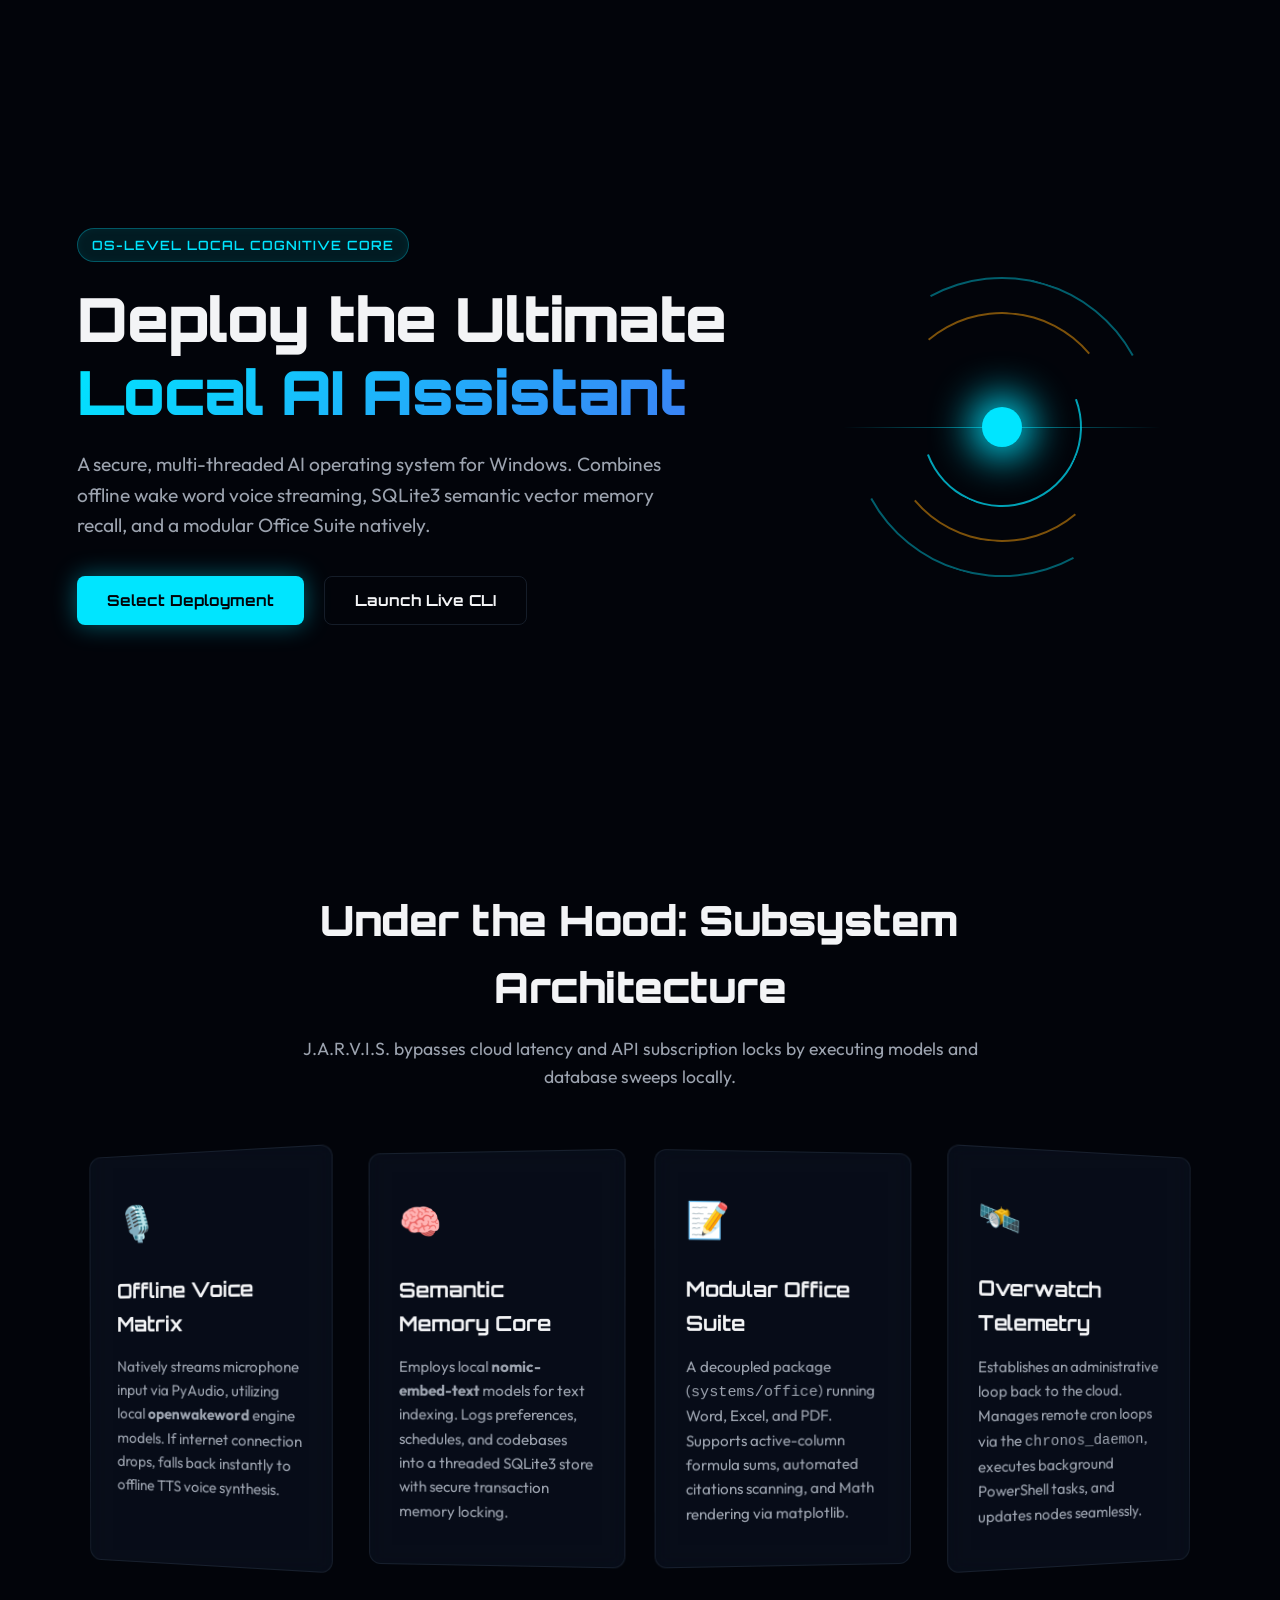
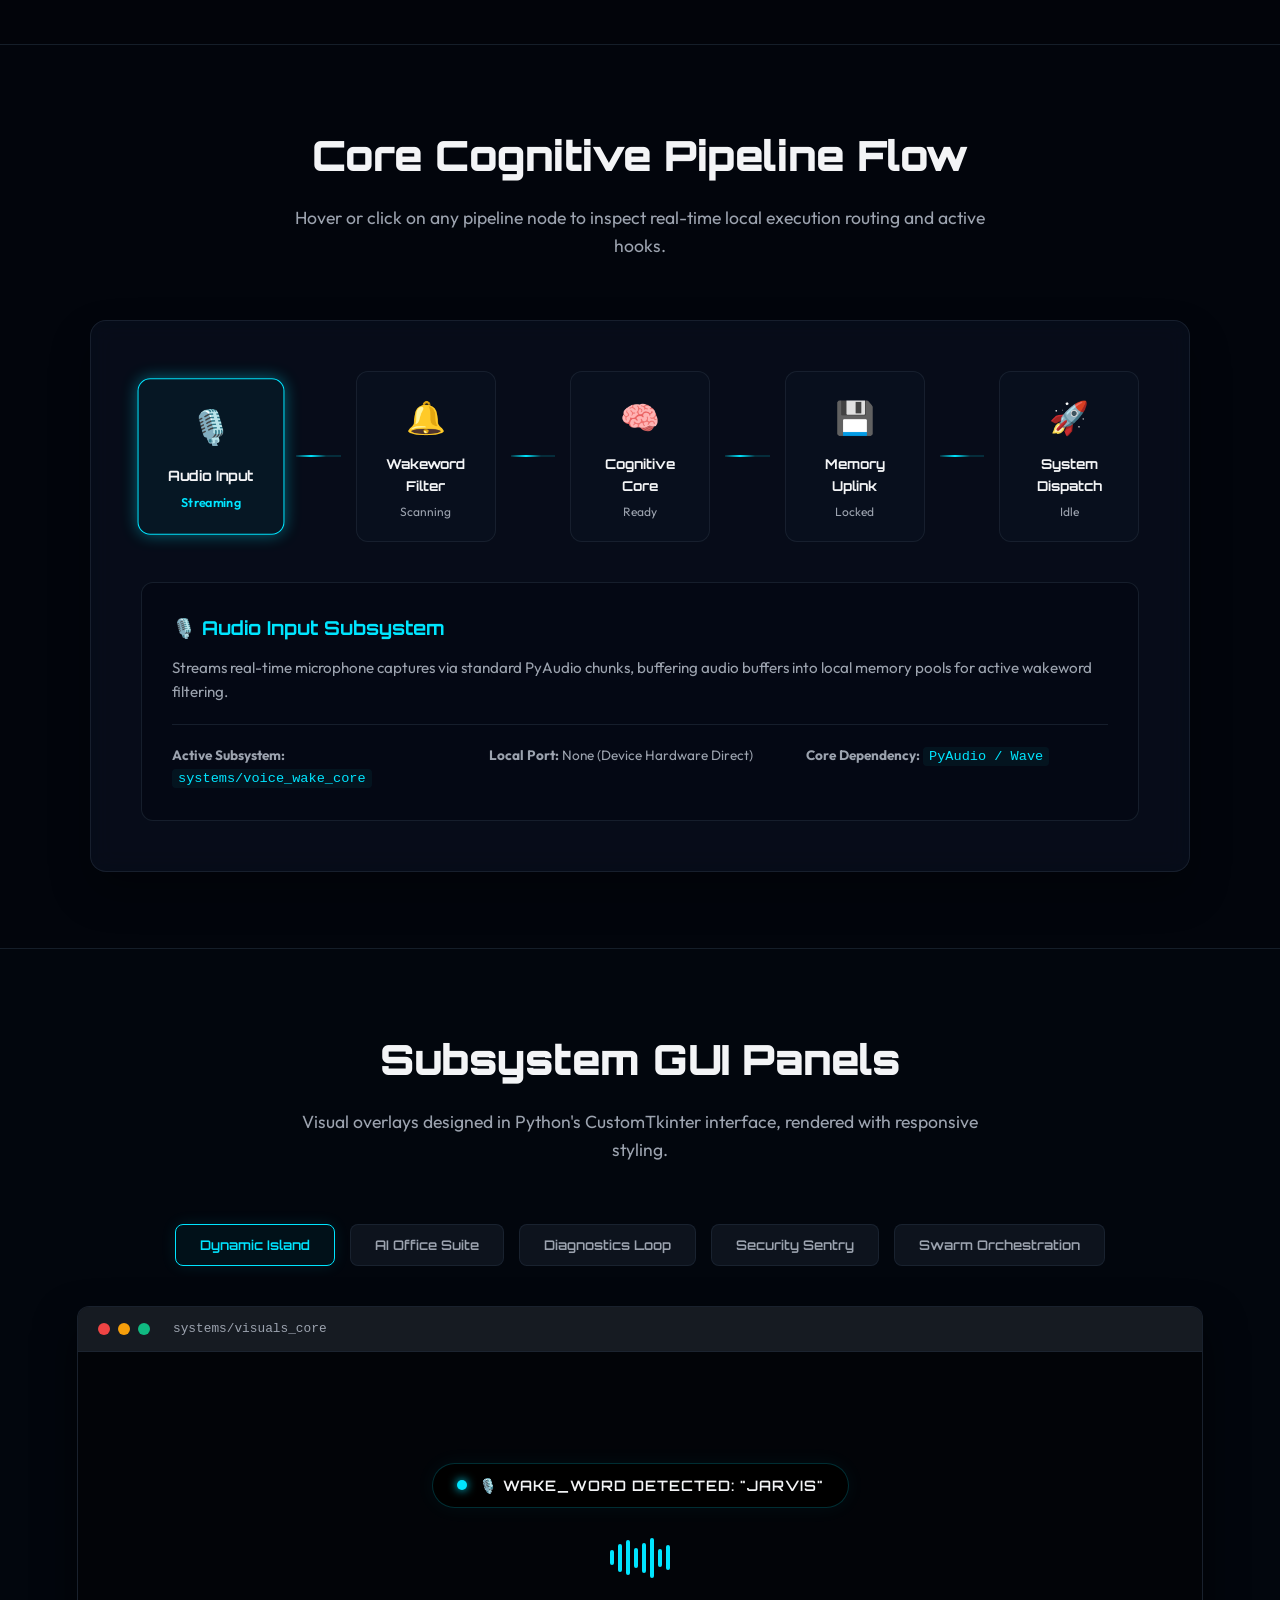
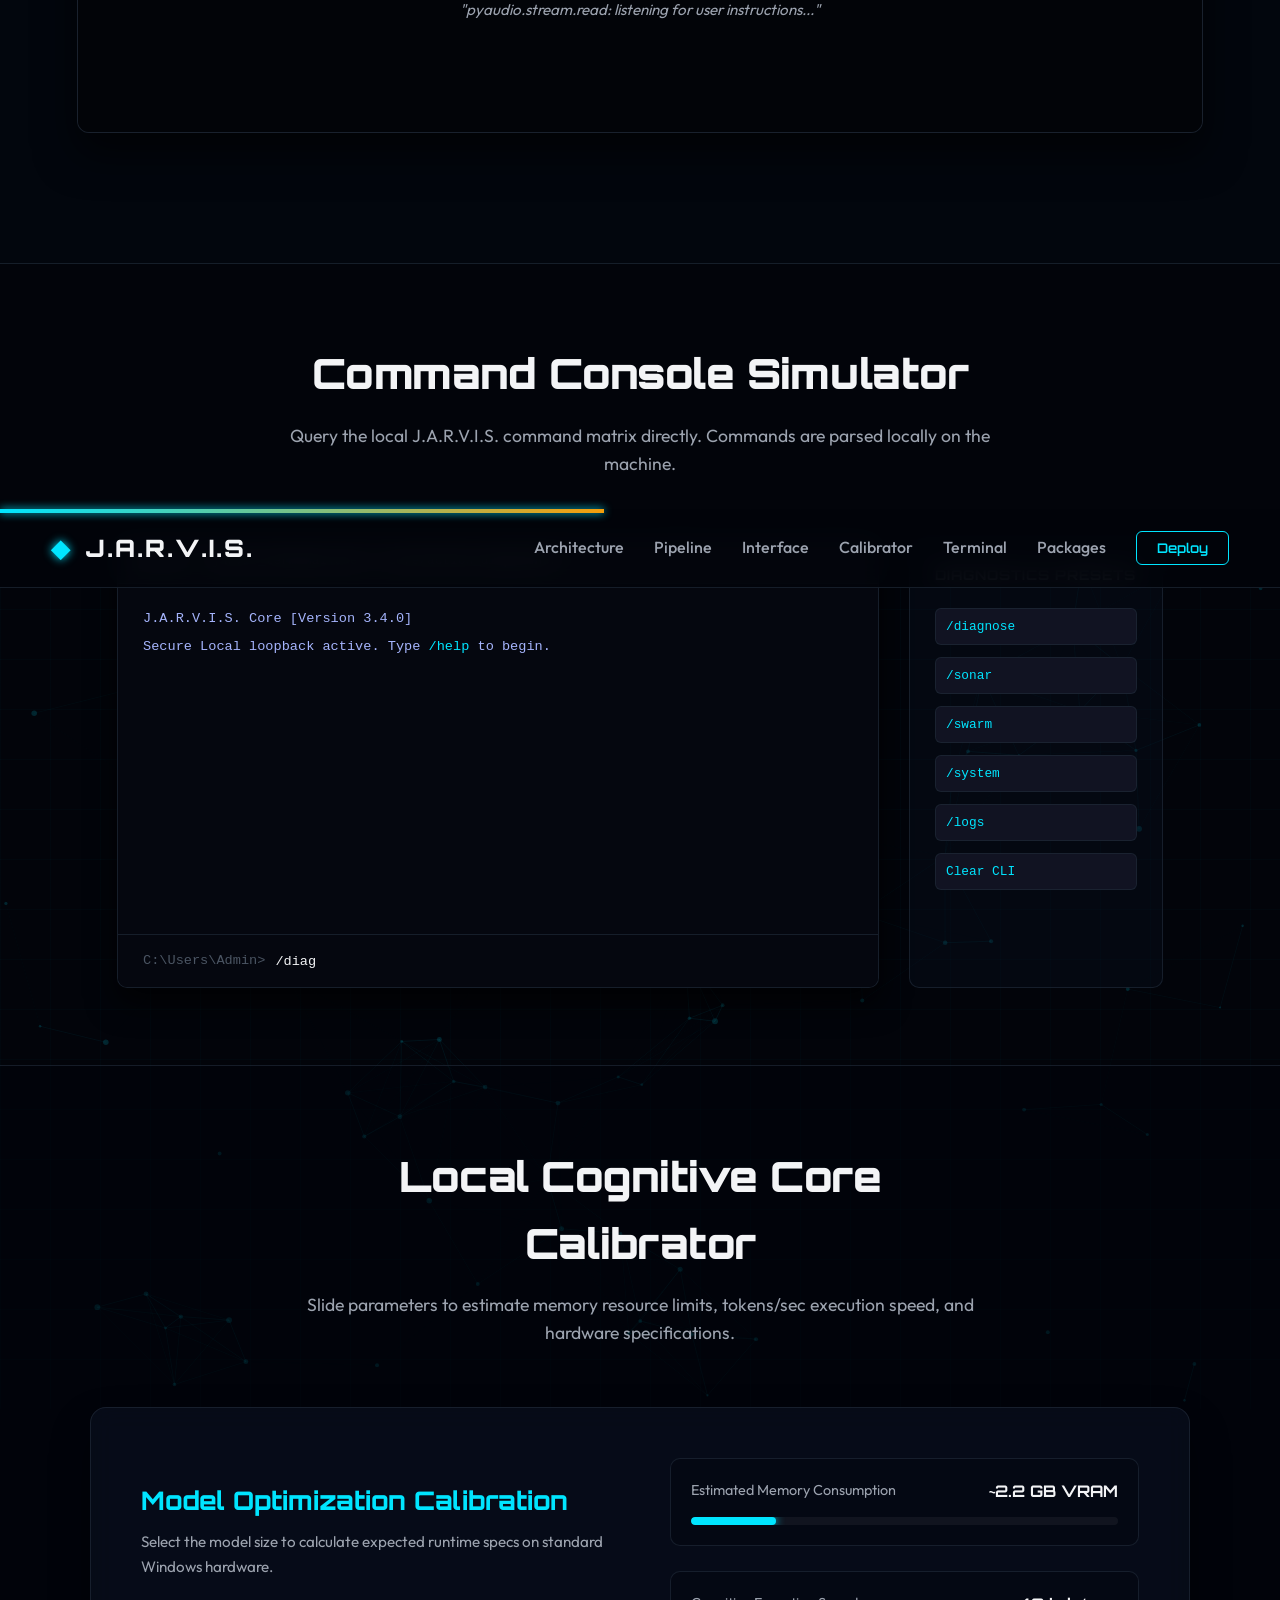
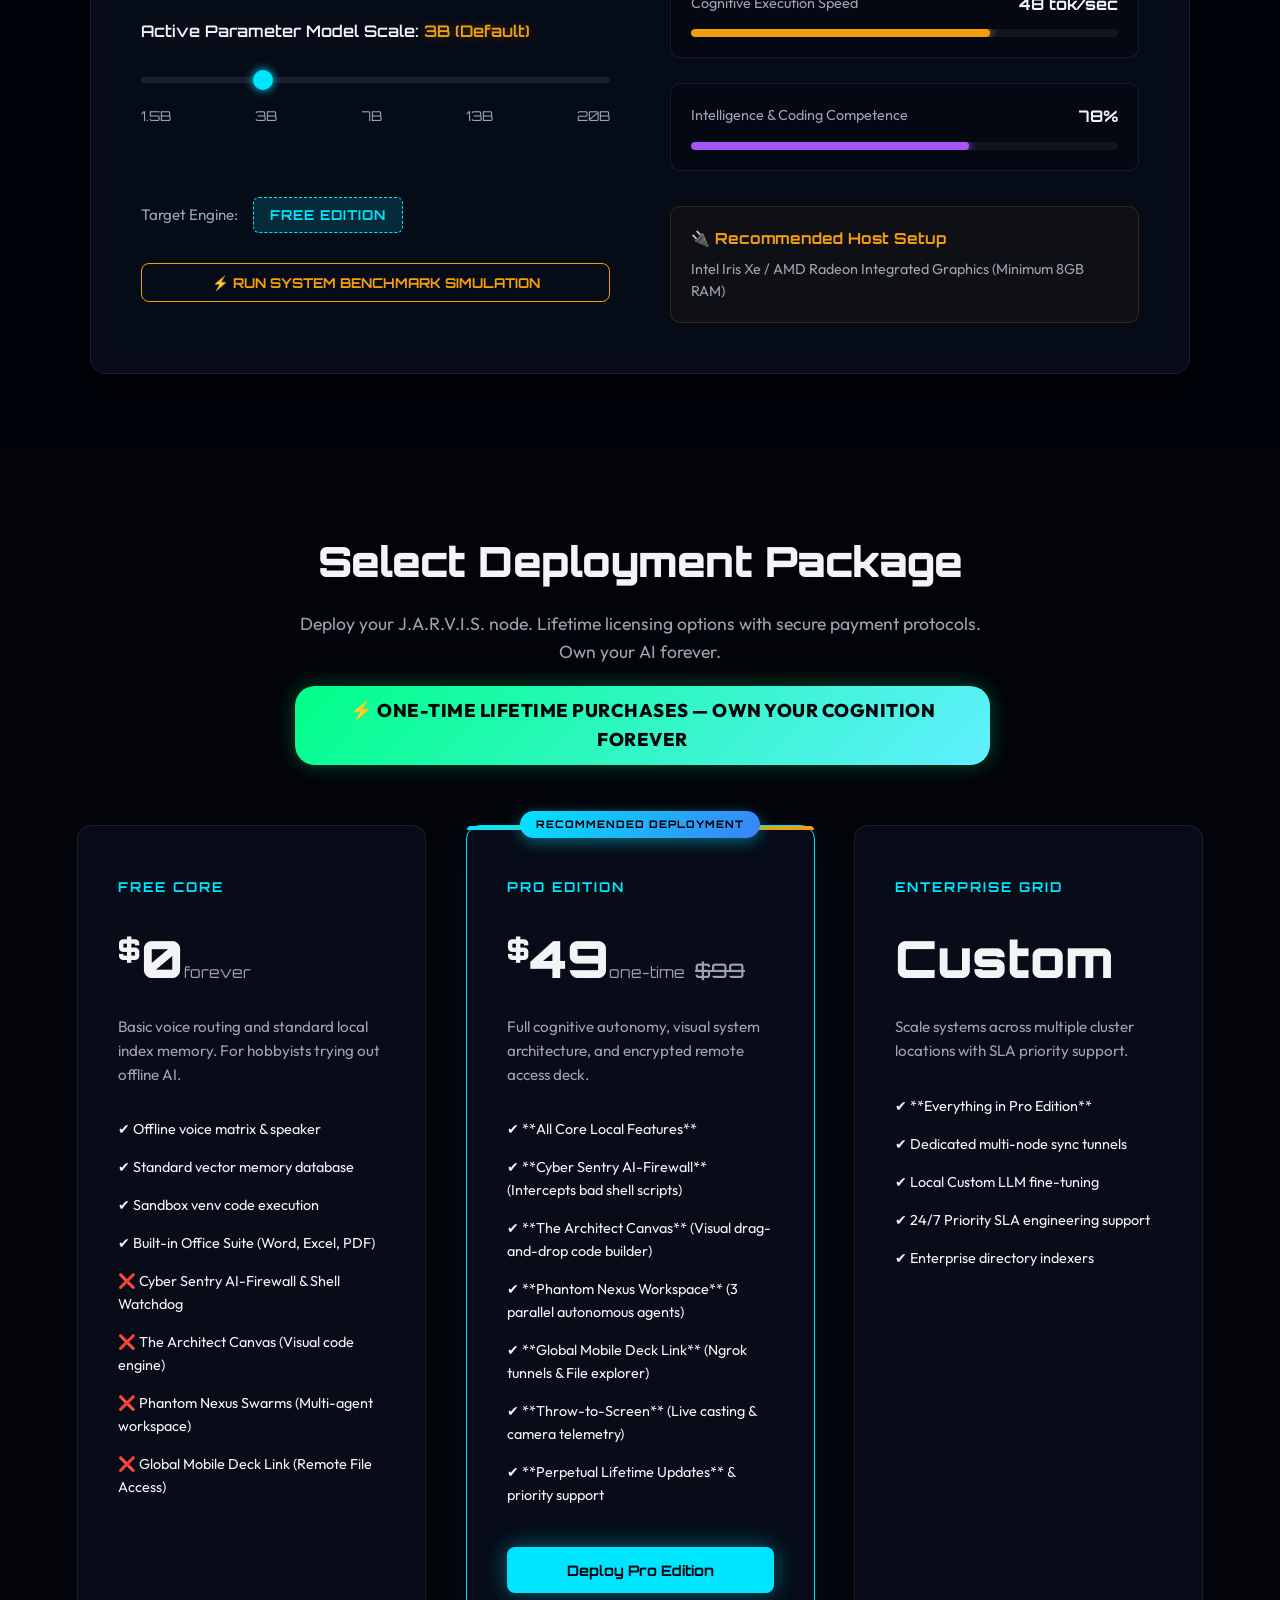
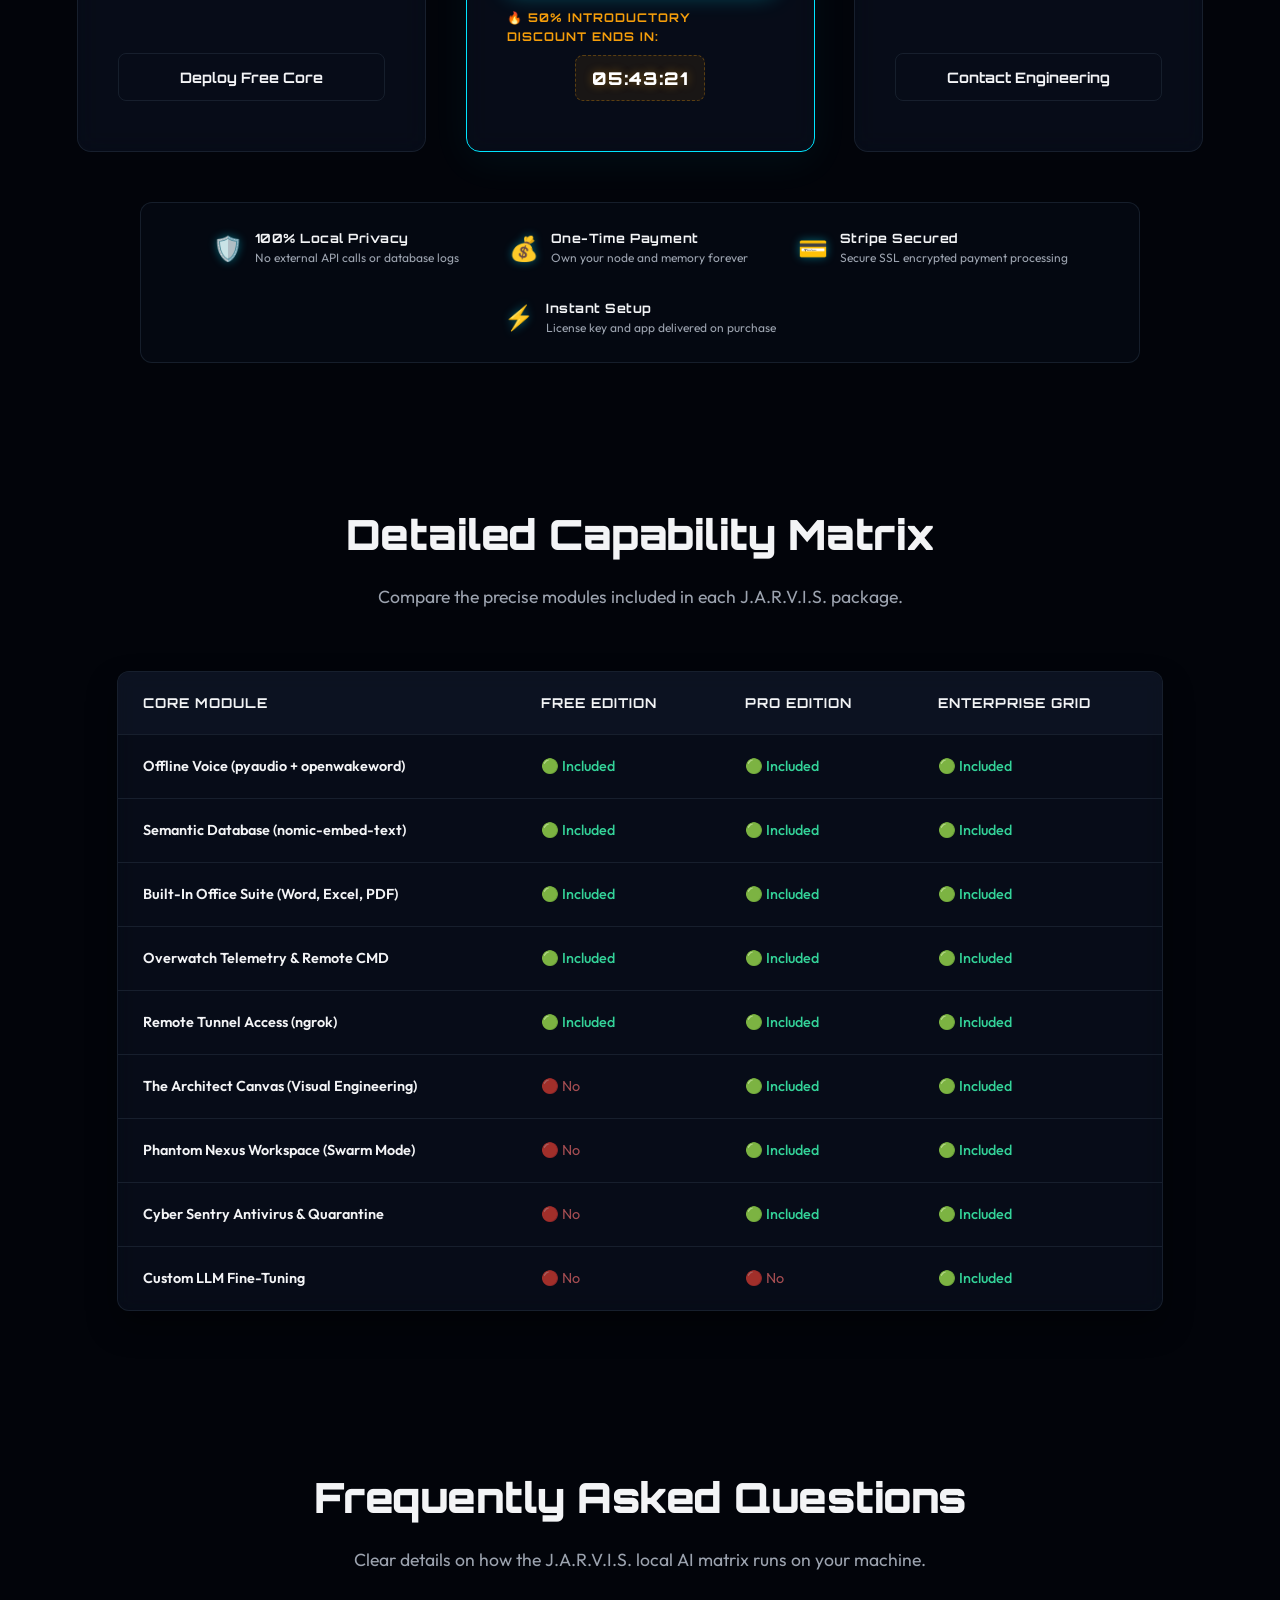
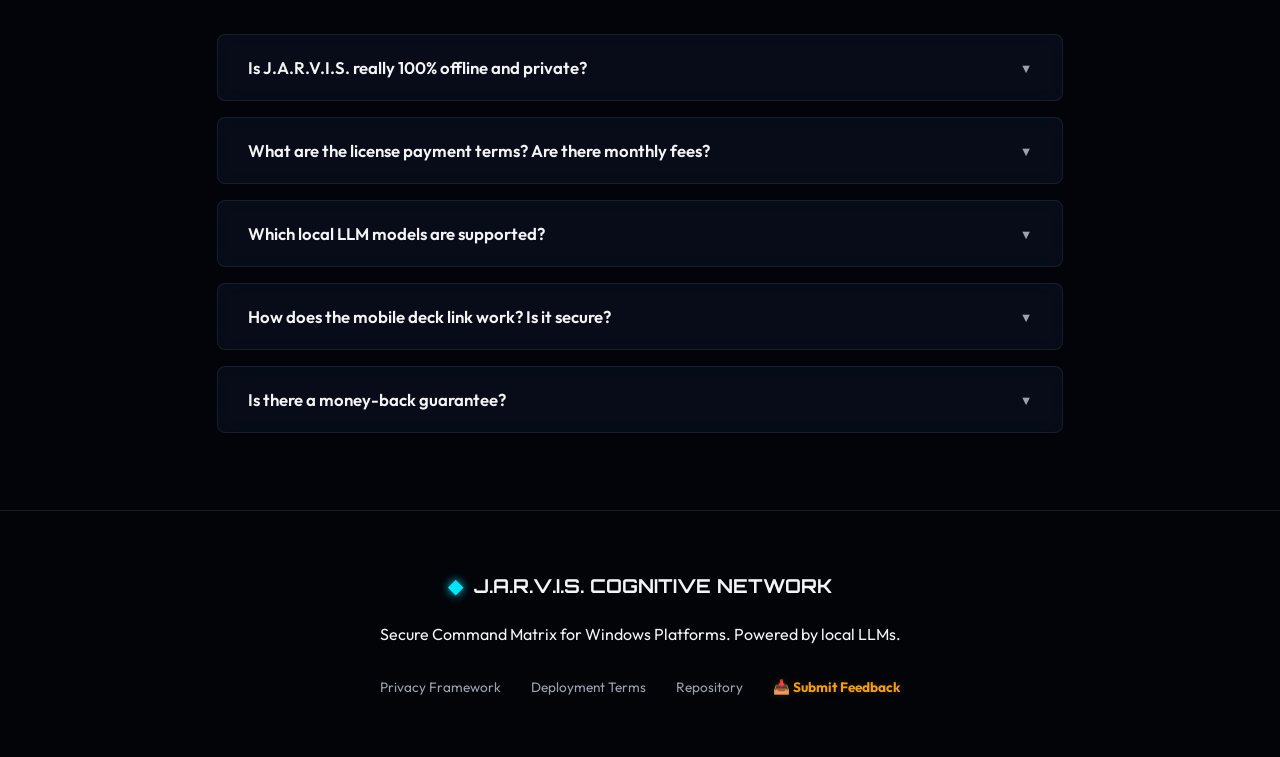
<file: index.html>
<!DOCTYPE html>
<html lang="en">
<head>
    <meta charset="UTF-8">
    <meta name="viewport" content="width=device-width, initial-scale=1.0">
    <title>J.A.R.V.I.S. | Local AI Operating System & Windows Assistant</title>
    
    <!-- SEO Meta Tags -->
    <meta name="description" content="Deploy J.A.R.V.I.S. – A secure, 100% offline local AI operating system for Windows. Voice controls, local semantic memory, multi-agent swarms, and an encrypted mobile deck link.">
    <meta name="keywords" content="local ai, offline assistant, jarvis, windows automation, local llm, agent swarm, chroma db, private assistant">
    <meta name="author" content="Dimitris Bekas">
    <meta name="robots" content="index, follow">

    <!-- OpenGraph (Facebook, Discord, Telegram, LinkedIn) -->
    <meta property="og:type" content="website">
    <meta property="og:title" content="J.A.R.V.I.S. | The Local AI Operating System & Windows Assistant">
    <meta property="og:description" content="Deploy a secure, 100% offline local AI operating system on your PC. Voice matrix, semantic vector memory, sandbox code execution, and an encrypted mobile deck link.">
    <meta property="og:image" content="https://dimpm32145.github.io/Jarivs-Site/banner.png">
    <meta property="og:url" content="https://dimpm32145.github.io/Jarivs-Site/">

    <!-- Twitter Card metadata -->
    <meta name="twitter:card" content="summary_large_image">
    <meta name="twitter:title" content="J.A.R.V.I.S. | The Local AI Operating System & Windows Assistant">
    <meta name="twitter:description" content="Deploy a secure, 100% offline local AI operating system on your PC. Voice matrix, semantic vector memory, sandbox code execution, and an encrypted mobile deck link.">
    <meta name="twitter:image" content="https://dimpm32145.github.io/Jarivs-Site/banner.png">

    <!-- Website Favicon Icon -->
    <link rel="icon" type="image/png" href="favicon.png">

    <!-- Google Fonts for High-Tech feel -->
    <link rel="preconnect" href="https://fonts.googleapis.com">
    <link rel="preconnect" href="https://fonts.gstatic.com" crossorigin>
    <link href="https://fonts.googleapis.com/css2?family=Orbitron:wght@400;600;800;900&family=Outfit:wght@300;400;500;700&display=swap" rel="stylesheet">
    <link rel="stylesheet" href="styles.css">
</head>
<body>

    <!-- Scroll Progress Indicator -->
    <div class="scroll-progress-container">
        <div class="scroll-progress-bar" id="scroll-indicator"></div>
    </div>

    <!-- Background Particle Canvas representing the Cortex Grid -->
    <canvas id="cortex-canvas"></canvas>

    <!-- Header Navigation -->
    <header class="navbar">
        <div class="navbar-container">
            <div class="logo">
                <span class="logo-accent">◆</span> J.A.R.V.I.S.
            </div>
            <nav class="nav-links">
                <a href="#features">Architecture</a>
                <a href="#pipeline">Pipeline</a>
                <a href="#explorer">Interface</a>
                <a href="#estimator">Calibrator</a>
                <a href="#console">Terminal</a>
                <a href="#pricing">Packages</a>
                <button class="nav-btn" onclick="scrollToSection('pricing')">Deploy</button>
            </nav>
        </div>
    </header>

    <!-- Hero Section -->
    <section class="hero">
        <div class="hero-content">
            <div class="badge scroll-reveal fade-up">OS-LEVEL LOCAL COGNITIVE CORE</div>
            <h1 class="scroll-reveal fade-up-delay-1">Deploy the Ultimate <span class="gradient-text">Local AI Assistant</span></h1>
            <p class="hero-subtitle scroll-reveal fade-up-delay-2">
                A secure, multi-threaded AI operating system for Windows. Combines offline wake word voice streaming, SQLite3 semantic vector memory recall, and a modular Office Suite natively.
            </p>
            <div class="hero-actions scroll-reveal fade-up-delay-3">
                <button class="btn btn-glowing" onclick="scrollToSection('pricing')">Select Deployment</button>
                <button class="btn btn-outline" onclick="scrollToSection('console')">Launch Live CLI</button>
            </div>
        </div>
        <!-- Holographic Central Core Graphic -->
        <div class="hero-graphic scroll-reveal scale-in">
            <div class="holo-core" id="hero-holo-core">
                <div class="ring ring-outer"></div>
                <div class="ring ring-mid"></div>
                <div class="ring ring-inner"></div>
                <div class="core-dot"></div>
                <div class="core-scanning-line"></div>
            </div>
        </div>
    </section>

    <!-- Features Overview cards (with 3D Perspective Roll) -->
    <section class="features-grid" id="features">
        <div class="section-header scroll-reveal fade-up">
            <h2>Under the Hood: Subsystem Architecture</h2>
            <p>J.A.R.V.I.S. bypasses cloud latency and API subscription locks by executing models and database sweeps locally.</p>
        </div>
        <div class="cards-container">
            <div class="card scroll-reveal scroll-3d">
                <div class="card-icon">🎙️</div>
                <h3>Offline Voice Matrix</h3>
                <p>Natively streams microphone input via PyAudio, utilizing local <strong>openwakeword</strong> engine models. If internet connection drops, falls back instantly to offline TTS voice synthesis.</p>
            </div>
            <div class="card scroll-reveal scroll-3d">
                <div class="card-icon">🧠</div>
                <h3>Semantic Memory Core</h3>
                <p>Employs local <strong>nomic-embed-text</strong> models for text indexing. Logs preferences, schedules, and codebases into a threaded SQLite3 store with secure transaction memory locking.</p>
            </div>
            <div class="card scroll-reveal scroll-3d">
                <div class="card-icon">📝</div>
                <h3>Modular Office Suite</h3>
                <p>A decoupled package (<code>systems/office</code>) running Word, Excel, and PDF. Supports active-column formula sums, automated citations scanning, and Math rendering via matplotlib.</p>
            </div>
            <div class="card scroll-reveal scroll-3d">
                <div class="card-icon">🛰️</div>
                <h3>Overwatch Telemetry</h3>
                <p>Establishes an administrative loop back to the cloud. Manages remote cron loops via the <code>chronos_daemon</code>, executes background PowerShell tasks, and updates nodes seamlessly.</p>
            </div>
        </div>
    </section>

    <!-- Interactive Core Pipeline Visualizer -->
    <section class="pipeline-section" id="pipeline">
        <div class="section-header scroll-reveal fade-up">
            <h2>Core Cognitive Pipeline Flow</h2>
            <p>Hover or click on any pipeline node to inspect real-time local execution routing and active hooks.</p>
        </div>
        
        <div class="pipeline-container scroll-reveal scale-in">
            <div class="pipeline-flow">
                <!-- Node 1 -->
                <div class="pipeline-node active" onclick="showPipelineDetails('audio')">
                    <div class="node-icon">🎙️</div>
                    <div class="node-label">Audio Input</div>
                    <div class="node-status">Streaming</div>
                </div>
                
                <div class="pipeline-connector"><div class="connector-glow"></div></div>
                
                <!-- Node 2 -->
                <div class="pipeline-node" onclick="showPipelineDetails('wakeword')">
                    <div class="node-icon">🔔</div>
                    <div class="node-label">Wakeword Filter</div>
                    <div class="node-status">Scanning</div>
                </div>
                
                <div class="pipeline-connector"><div class="connector-glow"></div></div>
                
                <!-- Node 3 -->
                <div class="pipeline-node" onclick="showPipelineDetails('cognitive')">
                    <div class="node-icon">🧠</div>
                    <div class="node-label">Cognitive Core</div>
                    <div class="node-status">Ready</div>
                </div>
                
                <div class="pipeline-connector"><div class="connector-glow"></div></div>
                
                <!-- Node 4 -->
                <div class="pipeline-node" onclick="showPipelineDetails('memory')">
                    <div class="node-icon">💾</div>
                    <div class="node-label">Memory Uplink</div>
                    <div class="node-status">Locked</div>
                </div>
                
                <div class="pipeline-connector"><div class="connector-glow"></div></div>
                
                <!-- Node 5 -->
                <div class="pipeline-node" onclick="showPipelineDetails('dispatch')">
                    <div class="node-icon">🚀</div>
                    <div class="node-label">System Dispatch</div>
                    <div class="node-status">Idle</div>
                </div>
            </div>
            
            <!-- Pipeline details panel -->
            <div class="pipeline-details" id="pipeline-details-panel">
                <h4 id="pipe-title">🎙️ Audio Input Subsystem</h4>
                <p id="pipe-desc">Streams real-time microphone captures via standard PyAudio chunks, buffering audio buffers into local memory pools for active wakeword filtering.</p>
                <div class="pipe-meta">
                    <div class="meta-row"><strong>Active Subsystem:</strong> <code id="pipe-file">systems/voice_wake_core</code></div>
                    <div class="meta-row"><strong>Local Port:</strong> <span id="pipe-port">None (Device Hardware Direct)</span></div>
                    <div class="meta-row"><strong>Core Dependency:</strong> <code id="pipe-dep">PyAudio / Wave</code></div>
                </div>
            </div>
        </div>
    </section>

    <!-- Tabbed Feature Explorer (Interactive GUI Mockups) -->
    <section class="explorer-section" id="explorer">
        <div class="section-header scroll-reveal fade-up">
            <h2>Subsystem GUI Panels</h2>
            <p>Visual overlays designed in Python's CustomTkinter interface, rendered with responsive styling.</p>
        </div>
        <div class="explorer-container scroll-reveal scale-in">
            <!-- Tabs Navigation -->
            <div class="explorer-tabs">
                <button class="tab-link active" onclick="switchTab(event, 'island')">Dynamic Island</button>
                <button class="tab-link" onclick="switchTab(event, 'office')">AI Office Suite</button>
                <button class="tab-link" onclick="switchTab(event, 'diagnostics')">Diagnostics Loop</button>
                <button class="tab-link" onclick="switchTab(event, 'security')">Security Sentry</button>
                <button class="tab-link" onclick="switchTab(event, 'swarm-panel')">Swarm Orchestration</button>
            </div>
            <!-- Tabs Content -->
            <div class="explorer-content">
                <div id="island" class="tab-panel active">
                    <div class="mockup-frame">
                        <div class="mockup-header"><span class="dot"></span><span class="dot"></span><span class="dot"></span><span class="tab-title-text">systems/visuals_core</span></div>
                        <div class="island-mockup">
                            <div class="island-pill">
                                <span class="island-dot"></span>
                                <span class="island-text">🎙️ WAKE_WORD DETECTED: "JARVIS"</span>
                            </div>
                            <div class="waveforms">
                                <div class="bar"></div><div class="bar"></div><div class="bar"></div><div class="bar"></div>
                                <div class="bar"></div><div class="bar"></div><div class="bar"></div><div class="bar"></div>
                            </div>
                            <div class="island-log">"pyaudio.stream.read: listening for user instructions..."</div>
                        </div>
                    </div>
                </div>
                <div id="office" class="tab-panel">
                    <div class="mockup-frame">
                        <div class="mockup-header"><span class="dot"></span><span class="dot"></span><span class="dot"></span><span class="tab-title-text">systems/office/document_processor</span></div>
                        <div class="office-mockup">
                            <div class="office-ribbon">
                                <div class="ribbon-btn active" id="ribbon-btn-scale" onclick="runOfficeAction('scale')">Marginal Scaling</div>
                                <div class="ribbon-btn" id="ribbon-btn-bib" onclick="runOfficeAction('bib')">Auto-Bibliography</div>
                                <div class="ribbon-btn" id="ribbon-btn-math" onclick="runOfficeAction('math')">Math Renderer</div>
                                <div class="ribbon-btn active" id="ribbon-btn-nav" onclick="runOfficeAction('nav')">Nav Pane</div>
                            </div>
                            <div class="office-body">
                                <div class="office-sidebar" id="office-headings-sidebar">
                                    <h4>Outline Headings</h4>
                                    <ul>
                                        <li>◆ 1. Executive Summary</li>
                                        <li>◆ 2. Model Routing</li>
                                        <li>◆ 3. System Scorecard</li>
                                    </ul>
                                </div>
                                <div class="office-canvas">
                                    <div class="canvas-page" id="office-canvas-page">
                                        <h3 style="color:#00E5FF">1. Executive Summary</h3>
                                        <p>The vector memory locks during write cycles. Local embeddings run concurrently. Swarm agents execute self-healing steps if commands crash...</p>
                                        <p style="font-size:11px; color:#f59e0b; margin-top:20px;">[1] J.A.R.V.I.S. Architectural Sweep Report (2026).</p>
                                        
                                        <!-- Dynamic Bibliography Slot -->
                                        <div id="office-bib-slot"></div>
                                        
                                        <!-- Dynamic Math Equation Slot -->
                                        <div id="office-math-slot"></div>
                                    </div>
                                </div>
                            </div>
                        </div>
                    </div>
                </div>
                <div id="diagnostics" class="tab-panel">
                    <div class="mockup-frame">
                        <div class="mockup-header"><span class="dot"></span><span class="dot"></span><span class="dot"></span><span class="tab-title-text">systems/diagnostics_monitor</span></div>
                        <div class="diag-mockup">
                            <div class="diag-grid">
                                <div class="diag-card">
                                    <h5>LOCAL EMBEDDINGS</h5>
                                    <div class="diag-status ok">OLLAMA ACTIVE [nomic-embed-text]</div>
                                    <p>Zero external API calls. Encrypted vector maps.</p>
                                </div>
                                <div class="diag-card">
                                    <h5>PERSISTENCE STABILITY</h5>
                                    <div class="diag-status ok">SQLITE LOCK ACQUIRED</div>
                                    <p>Thread-safe locks resolve concurrent data updates.</p>
                                </div>
                                <div class="diag-card">
                                    <h5>BACKGROUND SCHEDULER</h5>
                                    <div class="diag-status ok">CHRONOS DAEMON RUNNING</div>
                                    <p>Auto-checking background cron alerts.</p>
                                </div>
                                <div class="diag-card">
                                    <h5>LOCAL SANDBOX SECURITY</h5>
                                    <div class="diag-status secure">WEB_HOST RESTRICTED</div>
                                    <p>Flask local server bound securely to 127.0.0.1.</p>
                                </div>
                            </div>
                        </div>
                    </div>
                </div>
                <div id="security" class="tab-panel">
                    <div class="mockup-frame">
                        <div class="mockup-header"><span class="dot"></span><span class="dot"></span><span class="dot"></span><span class="tab-title-text">core/security_sentry</span></div>
                        <div class="security-mockup">
                            <div class="radar-scan">
                                <div class="radar-line"></div>
                                <div class="blip" style="top:30%; left:40%;"></div>
                                <div class="blip" style="top:60%; left:70%;"></div>
                            </div>
                            <div class="sec-feed">
                                <div class="feed-line">[SEC] Telemetry bridge handshake established.</div>
                                <div class="feed-line">[SEC] Overwatch token authentication: VALIDATED.</div>
                                <div class="feed-line warn">[SEC] Flask API bound to loopback. WAN access closed (Tunneling only).</div>
                            </div>
                        </div>
                    </div>
                </div>
                <div id="swarm-panel" class="tab-panel">
                    <div class="mockup-frame">
                        <div class="mockup-header"><span class="dot"></span><span class="dot"></span><span class="dot"></span><span class="tab-title-text">systems/swarm_coordinator</span></div>
                        <div class="swarm-mockup">
                            <div class="swarm-visualization">
                                <div class="swarm-node-grid">
                                    <div class="swarm-node" id="swarm-node-researcher">
                                        <div class="node-status-glow"></div>
                                        <span class="node-icon">🔍</span>
                                        <span class="node-title">Researcher</span>
                                        <span class="node-state">IDLE</span>
                                    </div>
                                    <div class="swarm-node" id="swarm-node-coder">
                                        <div class="node-status-glow"></div>
                                        <span class="node-icon">💻</span>
                                        <span class="node-title">Developer</span>
                                        <span class="node-state">IDLE</span>
                                    </div>
                                    <div class="swarm-node" id="swarm-node-auditor">
                                        <div class="node-status-glow"></div>
                                        <span class="node-icon">🛡️</span>
                                        <span class="node-title">Auditor</span>
                                        <span class="node-state">IDLE</span>
                                    </div>
                                    <div class="swarm-node" id="swarm-node-sentry">
                                        <div class="node-status-glow"></div>
                                        <span class="node-icon">🛰️</span>
                                        <span class="node-title">Sentry</span>
                                        <span class="node-state">IDLE</span>
                                    </div>
                                </div>
                                <svg class="swarm-paths-svg">
                                    <!-- Dynamic path lines connecting elements -->
                                    <path id="path-res-cod" d="M 50 25 L 150 25" fill="none" stroke="rgba(0,229,255,0.15)" stroke-width="2" />
                                    <path id="path-cod-aud" d="M 150 25 L 150 125" fill="none" stroke="rgba(0,229,255,0.15)" stroke-width="2" />
                                    <path id="path-aud-sen" d="M 150 125 L 50 125" fill="none" stroke="rgba(0,229,255,0.15)" stroke-width="2" />
                                    <path id="path-sen-res" d="M 50 125 L 50 25" fill="none" stroke="rgba(0,229,255,0.15)" stroke-width="2" />
                                </svg>
                            </div>
                            <div class="swarm-console">
                                <div class="swarm-console-header">
                                    <span>SWARM MATRIX CONTROLLER DAEMON</span>
                                    <button class="btn-micro" id="btn-deploy-swarm" onclick="deploySwarmDemo(event)">⚡ DEPLOY LOCAL SWARM</button>
                                </div>
                                <div class="swarm-console-log" id="swarm-log">
                                    <div class="log-entry system">[SYSTEM] Swarm matrix offline. Ready for client authorization...</div>
                                </div>
                            </div>
                        </div>
                    </div>
                </div>
            </div>
        </div>
    </section>

    <!-- Interactive Terminal Console Mockup -->
    <section class="console-section" id="console">
        <div class="section-header scroll-reveal fade-up">
            <h2>Command Console Simulator</h2>
            <p>Query the local J.A.R.V.I.S. command matrix directly. Commands are parsed locally on the machine.</p>
        </div>
        <div class="console-wrapper">
            <div class="console-frame scroll-reveal slide-left" id="console-terminal-card">
                <div class="console-header">
                    <span class="dot"></span><span class="dot"></span><span class="dot"></span>
                    <span class="console-title">jarvis_terminal.exe // core/action_dispatcher</span>
                </div>
                <div class="console-body" id="console-body">
                    <div class="cli-line">J.A.R.V.I.S. Core [Version 3.4.0]</div>
                    <div class="cli-line">Secure Local loopback active. Type <span style="color:#00E5FF">/help</span> to begin.</div>
                    <div class="cli-line">&nbsp;</div>
                </div>
                <div class="console-input-row">
                    <span class="prompt">C:\Users\Admin></span>
                    <input type="text" id="console-input" placeholder="Type command here..." onkeypress="handleConsoleInput(event)">
                </div>
            </div>
            <!-- Preset commands sidebar -->
            <div class="console-presets scroll-reveal slide-right">
                <h4>Diagnostics Presets</h4>
                <button class="preset-btn" onclick="runPreset('/diagnose')">/diagnose</button>
                <button class="preset-btn" onclick="runPreset('/sonar')">/sonar</button>
                <button class="preset-btn" onclick="runPreset('/swarm')">/swarm</button>
                <button class="preset-btn" onclick="runPreset('/system')">/system</button>
                <button class="preset-btn" onclick="runPreset('/logs')">/logs</button>
                <button class="preset-btn" onclick="runPreset('/clear')">Clear CLI</button>
            </div>
        </div>
    </section>

    <!-- Local AI Cognitive Estimator (Calibration / Hardware Specs Calculator) -->
    <section class="estimator-section" id="estimator">
        <div class="section-header scroll-reveal fade-up">
            <h2>Local Cognitive Core Calibrator</h2>
            <p>Slide parameters to estimate memory resource limits, tokens/sec execution speed, and hardware specifications.</p>
        </div>
        <div class="estimator-container scroll-reveal scale-in">
            <div class="estimator-grid">
                <!-- Left Panel: The sliders and selection -->
                <div class="estimator-controls">
                    <h3>Model Optimization Calibration</h3>
                    <p class="description">Select the model size to calculate expected runtime specs on standard Windows hardware.</p>
                    
                    <div class="param-selector">
                        <label>Active Parameter Model Scale: <span id="param-val" class="highlight">3B (Default)</span></label>
                        <div class="slider-container">
                            <input type="range" id="param-slider" min="1" max="5" value="2" class="estimator-slider" oninput="updateEstimator()">
                            <div class="slider-ticks">
                                <span>1.5B</span>
                                <span>3B</span>
                                <span>7B</span>
                                <span>13B</span>
                                <span>20B</span>
                            </div>
                        </div>
                    </div>
                    
                    <div class="hardware-tier-badge">
                        <span>Target Engine:</span>
                        <div class="tier-badge" id="estimator-tier">FREE EDITION</div>
                    </div>
                    
                    <div style="margin-top: 30px;">
                        <button type="button" class="btn btn-outline" style="width: 100%; border-color: var(--accent-2); color: var(--accent-2); font-size: 0.85rem; padding: 10px 20px;" onclick="runCalibrationBenchmark()">⚡ RUN SYSTEM BENCHMARK SIMULATION</button>
                    </div>
                </div>
                
                <!-- Right Panel: Visual Readout Gauges -->
                <div class="estimator-readouts" style="position: relative;">
                    <!-- Benchmark terminal console output (initially hidden) -->
                    <div id="benchmark-terminal" style="display: none; position: absolute; top: 0; left: 0; width: 100%; height: 100%; background: #050811; border: 1px solid var(--accent); border-radius: 10px; padding: 25px; font-family: 'Consolas', monospace; font-size: 0.85rem; color: #10b981; overflow-y: auto; z-index: 10; box-shadow: 0 0 20px rgba(0, 229, 255, 0.15);">
                        <div style="color: var(--accent); font-weight: bold; border-bottom: 1px solid rgba(0,229,255,0.15); padding-bottom: 8px; margin-bottom: 12px; display: flex; justify-content: space-between;">
                            <span>WORKSTATION BENCHMARK CORE v1.0</span>
                            <span class="pulse-dot" style="width: 8px; height: 8px; background: #ef4444; border-radius: 50%; display: inline-block;"></span>
                        </div>
                        <div id="benchmark-log" style="display: flex; flex-direction: column; gap: 6px; line-height: 1.4;">
                            <!-- Will be populated dynamically -->
                        </div>
                    </div>
                    <div class="gauge-card">
                        <div class="gauge-info">
                            <span class="label">Estimated Memory Consumption</span>
                            <span class="value" id="est-ram">~2.2 GB VRAM</span>
                        </div>
                        <div class="progress-bar-container">
                            <div class="progress-bar-fill" id="ram-progress" style="width: 20%;"></div>
                        </div>
                    </div>
                    
                    <div class="gauge-card">
                        <div class="gauge-info">
                            <span class="label">Cognitive Execution Speed</span>
                            <span class="value" id="est-speed">48 tok/sec</span>
                        </div>
                        <div class="progress-bar-container">
                            <div class="progress-bar-fill speed" id="speed-progress" style="width: 70%;"></div>
                        </div>
                    </div>
                    
                    <div class="gauge-card">
                        <div class="gauge-info">
                            <span class="label">Intelligence & Coding Competence</span>
                            <span class="value" id="est-intelligence">78%</span>
                        </div>
                        <div class="progress-bar-container">
                            <div class="progress-bar-fill intelligence" id="intelligence-progress" style="width: 65%;"></div>
                        </div>
                    </div>

                    <div class="hardware-recommendation">
                        <div class="recommendation-header">🔌 Recommended Host Setup</div>
                        <div class="recommendation-text" id="est-hardware">Intel Iris Xe / AMD Radeon Integrated Graphics (Minimum 8GB RAM)</div>
                    </div>
                </div>
            </div>
        </div>
    </section>

    <!-- Pricing Packages -->
    <section class="pricing-section" id="pricing">
        <div class="section-header scroll-reveal fade-up">
            <h2>Select Deployment Package</h2>
            <p>Deploy your J.A.R.V.I.S. node. Lifetime licensing options with secure payment protocols. Own your AI forever.</p>
            <div class="billing-toggle">
                <span class="discount-badge" style="font-size: 1.15rem; padding: 10px 20px; border-radius: 20px; font-weight: 800; background: linear-gradient(135deg, #00ff87 0%, #60efff 100%); color: #02040a; letter-spacing: 0.5px; box-shadow: 0 0 20px rgba(0, 255, 135, 0.3);">⚡ ONE-TIME LIFETIME PURCHASES — OWN YOUR COGNITION FOREVER</span>
            </div>
        </div>
        <div class="pricing-grid">
            <!-- Free Edition -->
            <div class="price-card scroll-reveal slide-left scroll-3d">
                <div class="price-tier">FREE CORE</div>
                <div class="price-value"><span class="price-currency">$</span><span class="price-num" id="core-price">0</span><span class="price-period" id="core-period"> forever</span></div>
                <p class="price-desc">Basic voice routing and standard local index memory. For hobbyists trying out offline AI.</p>
                <ul class="price-features">
                    <li>✔ Offline voice matrix & speaker</li>
                    <li>✔ Standard vector memory database</li>
                    <li>✔ Sandbox venv code execution</li>
                    <li>✔ Built-in Office Suite (Word, Excel, PDF)</li>
                    <li>❌ Cyber Sentry AI-Firewall & Shell Watchdog</li>
                    <li>❌ The Architect Canvas (Visual code engine)</li>
                    <li>❌ Phantom Nexus Swarms (Multi-agent workspace)</li>
                    <li>❌ Global Mobile Deck Link (Remote File Access)</li>
                </ul>
                <button class="price-btn" onclick="openCheckout('Free Edition')">Deploy Free Core</button>
            </div>
            <!-- Pro Edition -->
            <div class="price-card recommended scroll-reveal scale-in scroll-3d">
                <div class="card-badge">RECOMMENDED DEPLOYMENT</div>
                <div class="price-tier">PRO EDITION</div>
                <div class="price-value"><span class="price-currency">$</span><span class="price-num" id="pro-price">49</span><span class="price-period" id="pro-period"> one-time</span> <span style="font-size: 1.25rem; text-decoration: line-through; color: var(--text-muted); margin-left: 10px; font-weight: 500;">$99</span></div>
                <p class="price-desc">Full cognitive autonomy, visual system architecture, and encrypted remote access deck.</p>
                <ul class="price-features">
                    <li>✔ **All Core Local Features**</li>
                    <li>✔ **Cyber Sentry AI-Firewall** (Intercepts bad shell scripts)</li>
                    <li>✔ **The Architect Canvas** (Visual drag-and-drop code builder)</li>
                    <li>✔ **Phantom Nexus Workspace** (3 parallel autonomous agents)</li>
                    <li>✔ **Global Mobile Deck Link** (Ngrok tunnels & File explorer)</li>
                    <li>✔ **Throw-to-Screen** (Live casting & camera telemetry)</li>
                    <li>✔ **Perpetual Lifetime Updates** & priority support</li>
                </ul>
                <button class="price-btn btn-glowing" onclick="openCheckout('Pro Edition')">Deploy Pro Edition</button>
                <!-- Dynamic Scarcity & Countdown -->
                <div class="pricing-countdown-container">
                    <span class="pricing-countdown-label">🔥 50% INTRODUCTORY DISCOUNT ENDS IN:</span>
                    <div class="countdown-timer-wrap">
                        <div class="countdown-timer" id="countdown-timer">02:45:12</div>
                    </div>
                </div>
            </div>
            <!-- Enterprise Grid -->
            <div class="price-card scroll-reveal slide-right scroll-3d">
                <div class="price-tier">ENTERPRISE GRID</div>
                <div class="price-value"><span class="price-num">Custom</span></div>
                <p class="price-desc">Scale systems across multiple cluster locations with SLA priority support.</p>
                <ul class="price-features">
                    <li>✔ **Everything in Pro Edition**</li>
                    <li>✔ Dedicated multi-node sync tunnels</li>
                    <li>✔ Local Custom LLM fine-tuning</li>
                    <li>✔ 24/7 Priority SLA engineering support</li>
                    <li>✔ Enterprise directory indexers</li>
                </ul>
                <button class="price-btn" onclick="openCheckout('Enterprise Grid')">Contact Engineering</button>
            </div>
        </div>

        <!-- Trust Badges Row -->
        <div class="trust-badges-bar scroll-reveal fade-up">
            <div class="badge-item">
                <span class="badge-item-icon">🛡️</span>
                <div class="badge-item-text">
                    <span class="badge-item-title">100% Local Privacy</span>
                    <span class="badge-item-desc">No external API calls or database logs</span>
                </div>
            </div>
            <div class="badge-item">
                <span class="badge-item-icon">💰</span>
                <div class="badge-item-text">
                    <span class="badge-item-title">One-Time Payment</span>
                    <span class="badge-item-desc">Own your node and memory forever</span>
                </div>
            </div>
            <div class="badge-item">
                <span class="badge-item-icon">💳</span>
                <div class="badge-item-text">
                    <span class="badge-item-title">Stripe Secured</span>
                    <span class="badge-item-desc">Secure SSL encrypted payment processing</span>
                </div>
            </div>
            <div class="badge-item">
                <span class="badge-item-icon">⚡</span>
                <div class="badge-item-text">
                    <span class="badge-item-title">Instant Setup</span>
                    <span class="badge-item-desc">License key and app delivered on purchase</span>
                </div>
            </div>
        </div>
    </section>

    <!-- Detailed Packages Comparison Grid -->
    <section class="comparison-section">
        <div class="section-header scroll-reveal fade-up">
            <h2>Detailed Capability Matrix</h2>
            <p>Compare the precise modules included in each J.A.R.V.I.S. package.</p>
        </div>
        <div class="comparison-table-wrapper scroll-reveal scale-in">
            <table class="comparison-table">
                <thead>
                    <tr>
                        <th>Core Module</th>
                        <th>Free Edition</th>
                        <th>Pro Edition</th>
                        <th>Enterprise Grid</th>
                    </tr>
                </thead>
                <tbody>
                    <tr>
                        <td class="module-title">Offline Voice (pyaudio + openwakeword)</td>
                        <td class="included">🟢 Included</td>
                        <td class="included">🟢 Included</td>
                        <td class="included">🟢 Included</td>
                    </tr>
                    <tr>
                        <td class="module-title">Semantic Database (nomic-embed-text)</td>
                        <td class="included">🟢 Included</td>
                        <td class="included">🟢 Included</td>
                        <td class="included">🟢 Included</td>
                    </tr>
                    <tr>
                        <td class="module-title">Built-In Office Suite (Word, Excel, PDF)</td>
                        <td class="included">🟢 Included</td>
                        <td class="included">🟢 Included</td>
                        <td class="included">🟢 Included</td>
                    </tr>
                    <tr>
                        <td class="module-title">Overwatch Telemetry & Remote CMD</td>
                        <td class="included">🟢 Included</td>
                        <td class="included">🟢 Included</td>
                        <td class="included">🟢 Included</td>
                    </tr>
                    <tr>
                        <td class="module-title">Remote Tunnel Access (ngrok)</td>
                        <td class="included">🟢 Included</td>
                        <td class="included">🟢 Included</td>
                        <td class="included">🟢 Included</td>
                    </tr>
                    <tr>
                        <td class="module-title">The Architect Canvas (Visual Engineering)</td>
                        <td class="not-included">🔴 No</td>
                        <td class="included">🟢 Included</td>
                        <td class="included">🟢 Included</td>
                    </tr>
                    <tr>
                        <td class="module-title">Phantom Nexus Workspace (Swarm Mode)</td>
                        <td class="not-included">🔴 No</td>
                        <td class="included">🟢 Included</td>
                        <td class="included">🟢 Included</td>
                    </tr>
                    <tr>
                        <td class="module-title">Cyber Sentry Antivirus & Quarantine</td>
                        <td class="not-included">🔴 No</td>
                        <td class="included">🟢 Included</td>
                        <td class="included">🟢 Included</td>
                    </tr>
                    <tr>
                        <td class="module-title">Custom LLM Fine-Tuning</td>
                        <td class="not-included">🔴 No</td>
                        <td class="not-included">🔴 No</td>
                        <td class="included">🟢 Included</td>
                    </tr>
                </tbody>
            </table>
        </div>
    </section>

    <!-- FAQ Section -->
    <section class="faq-section" id="faq">
        <div class="section-header scroll-reveal fade-up">
            <h2>Frequently Asked Questions</h2>
            <p>Clear details on how the J.A.R.V.I.S. local AI matrix runs on your machine.</p>
        </div>
        <div class="faq-container">
            <!-- FAQ 1 -->
            <div class="faq-item scroll-reveal fade-up">
                <button class="faq-question">
                    <span>Is J.A.R.V.I.S. really 100% offline and private?</span>
                    <span class="arrow-icon">▼</span>
                </button>
                <div class="faq-answer-wrapper">
                    <div class="faq-answer">
                        <p>Yes. All voice recording, wakeword detection, speech synthesis, document indexation, and LLM text generation occur locally on your machine. No telemetry of your chat transcripts, document files, or voice inputs is ever uploaded to external servers.</p>
                    </div>
                </div>
            </div>
            <!-- FAQ 2 -->
            <div class="faq-item scroll-reveal fade-up">
                <button class="faq-question">
                    <span>What are the license payment terms? Are there monthly fees?</span>
                    <span class="arrow-icon">▼</span>
                </button>
                <div class="faq-answer-wrapper">
                    <div class="faq-answer">
                        <p>Both Free and Pro packages are **One-Time Lifetime Payments**. Once you purchase the Pro Edition, you own the code license key forever. There are zero recurring subscriptions, zero monthly fees, and zero hidden costs.</p>
                    </div>
                </div>
            </div>
            <!-- FAQ 3 -->
            <div class="faq-item scroll-reveal fade-up">
                <button class="faq-question">
                    <span>Which local LLM models are supported?</span>
                    <span class="arrow-icon">▼</span>
                </button>
                <div class="faq-answer-wrapper">
                    <div class="faq-answer">
                        <p>By default, J.A.R.V.I.S. interfaces with **Ollama** to run models such as **Llama 3.2 (3B)**, **Qwen 2.5**, or **Phi-3**. You can configure any model of your choice in the app's macOS-style Control Center UI settings panel.</p>
                    </div>
                </div>
            </div>
            <!-- FAQ 4 -->
            <div class="faq-item scroll-reveal fade-up">
                <button class="faq-question">
                    <span>How does the mobile deck link work? Is it secure?</span>
                    <span class="arrow-icon">▼</span>
                </button>
                <div class="faq-answer-wrapper">
                    <div class="faq-answer">
                        <p>The Pro Edition includes an encrypted mobile link. This sets up a secure, authenticated local ngrok tunnel. When you scan the QR code on your workstation screen, your mobile device gets an encrypted token to interact with your workstation's file systems and scheduling assistant securely from anywhere.</p>
                    </div>
                </div>
            </div>
            <!-- FAQ 5 -->
            <div class="faq-item scroll-reveal fade-up">
                <button class="faq-question">
                    <span>Is there a money-back guarantee?</span>
                    <span class="arrow-icon">▼</span>
                </button>
                <div class="faq-answer-wrapper">
                    <div class="faq-answer">
                        <p>Absolutely. If you are unable to run local models on your hardware or are not completely satisfied with the Pro Edition features, we offer a **14-day money-back guarantee**. Just email support and we will issue a full refund, no questions asked.</p>
                    </div>
                </div>
            </div>
        </div>
    </section>

    <!-- Footer -->
    <footer>
        <div class="footer-content">
            <div class="footer-logo"><span class="logo-accent">◆</span> J.A.R.V.I.S. COGNITIVE NETWORK</div>
            <p>Secure Command Matrix for Windows Platforms. Powered by local LLMs.</p>
            <div class="footer-links">
                <a href="#">Privacy Framework</a>
                <a href="#">Deployment Terms</a>
                <a href="https://github.com/DIMPM32145/Jarvis-Free" target="_blank">Repository</a>
                <a href="YOUR_GOOGLE_FORM_URL" target="_blank" style="color: var(--accent-2); font-weight: bold; text-shadow: 0 0 10px rgba(245,158,11,0.2);">📥 Submit Feedback</a>
            </div>
        </div>
    </footer>

    <!-- Stripe/PayPal Checkout Modal Overlay -->
    <div class="checkout-overlay" id="checkout-modal">
        <div class="checkout-card">
            <button class="close-btn" onclick="closeCheckout()">×</button>
            <div class="checkout-grid">
                <!-- Left panel: Order Summary -->
                <div class="checkout-summary">
                    <h3>Uplink Staging</h3>
                    <div class="selected-plan" id="selected-plan-name">Pro Edition</div>
                    <div class="summary-details">
                        <div class="summary-row">
                            <span>Base Deployment</span>
                            <span id="summary-subtotal">$49.00</span>
                        </div>
                        <div class="summary-row discount" id="summary-discount-row" style="display:none;">
                            <span>Annual Discount (20%)</span>
                            <span id="summary-discount">-$9.80</span>
                        </div>
                        <div class="summary-row total">
                            <span>Dynamic Total</span>
                            <span id="summary-total">$49.00</span>
                        </div>
                    </div>
                    <div class="deployment-notice">
                        ⚡ Your unique license key and deployment package will be provisioned instantly upon network authorization.
                    </div>
                </div>
                <!-- Right panel: Payment methods -->
                <div class="checkout-payment">
                    <div class="payment-mode-header-row">
                        <h3>Select Payment Method</h3>
                        <!-- Gateway Mode Badge (Live / Sandbox) -->
                        <span class="payment-mode-badge" id="pay-mode-badge">🔒 SANDBOX ACTIVE</span>
                    </div>
                    <div class="payment-tabs">
                        <button type="button" class="pay-tab active" id="btn-tab-card" onclick="switchPayTab('card')">Credit Card</button>
                        <button type="button" class="pay-tab" id="btn-tab-paypal" onclick="switchPayTab('paypal')">PayPal</button>
                    </div>

                    <!-- Card Form -->
                    <form id="payment-form" onsubmit="processPayment(event)">
                        <!-- Global Customer Email -->
                        <div class="input-group" style="margin-bottom: 20px;">
                            <label for="checkout-email">Destination Email Address</label>
                            <input type="email" id="checkout-email" placeholder="tony@stark.com" required>
                            <span style="font-size: 11px; color: var(--text-muted); margin-top: 4px;">◆ Your unique license key and welcome update zip will be emailed here.</span>
                        </div>

                        <!-- Dynamic Stripe Elements input container mount -->
                        <div id="stripe-card-mount" style="display:none; margin-bottom: 20px; border: 1px solid var(--border-color); padding: 12px; border-radius: 6px; background: #05070e;"></div>

                        <!-- Static Sandbox Card Fields -->
                        <div id="payment-card-section">
                            <div class="input-group">
                                <label for="card-name">Cardholder Name</label>
                                <input type="text" id="card-name" placeholder="John Doe">
                            </div>
                            <div class="input-group">
                                <label for="card-number">Card Number</label>
                                <div class="card-input-wrapper">
                                    <input type="text" id="card-number" placeholder="4242 4242 4242 4242" maxlength="19" oninput="formatCardNumber(this)">
                                </div>
                            </div>
                            <div class="input-row">
                                <div class="input-group">
                                    <label for="card-expiry">Expiration</label>
                                    <input type="text" id="card-expiry" placeholder="MM/YY" maxlength="5" oninput="formatExpiry(this)">
                                </div>
                                <div class="input-group">
                                    <label for="card-cvc">CVC</label>
                                    <input type="password" id="card-cvc" placeholder="•••" maxlength="3">
                                </div>
                            </div>
                        </div>

                        <!-- PayPal Button Section -->
                        <div id="payment-paypal-section" style="display:none;">
                            <div id="paypal-button-container" style="display:none; min-height: 50px;"></div>
                            <div class="paypal-mock-btn" id="paypal-mock-btn">
                                <span class="paypal-text"><span class="blue">Pay</span><span class="gold">Pal</span></span> Checkout
                            </div>
                            <p style="font-size: 11px; color: gray; text-align: center; margin-top: 10px;">
                                Tapping the button redirects to the secure PayPal authentication gateway.
                            </p>
                        </div>

                        <button type="submit" class="checkout-submit-btn" id="pay-submit-btn">Authorize Node Connection</button>
                    </form>

                    <!-- Accordions for Payment Routing & Sandbox testing instructions -->
                    <div class="checkout-accordions">
                        <div class="checkout-accordion">
                            <button type="button" class="accordion-trigger" onclick="toggleAccordion('routing-acc')">
                                <span>◆ PAYMENT ROUTING SPECIFICATION</span>
                                <span class="arrow">▼</span>
                            </button>
                            <div class="accordion-content" id="routing-acc">
                                <p><strong>Where does the money go?</strong></p>
                                <ul>
                                    <li><strong>Sandbox Mode (Active)</strong>: Simulated internally in Javascript. No charges are processed and no money moves. Excellent for local testing.</li>
                                    <li><strong>Live Production</strong>: Configured via <code>gateway_config.json</code> in the project directory. Enter your publishable credentials, toggle <code>"mode": "production"</code>, and authorized client sweeps route directly to your merchant account balance.</li>
                                </ul>
                            </div>
                        </div>
                        <div class="checkout-accordion">
                            <button type="button" class="accordion-trigger" onclick="toggleAccordion('sandbox-acc')">
                                <span>◆ SANDBOX TEST SUITE GUIDE</span>
                                <span class="arrow">▼</span>
                            </button>
                            <div class="accordion-content" id="sandbox-acc">
                                <p>To test client authorization hooks, use these mock gateway credentials:</p>
                                <table class="test-table">
                                    <tr>
                                        <th>Card Number</th>
                                        <td><code>4242 4242 4242 4242</code> (Stripe standard)</td>
                                    </tr>
                                    <tr>
                                        <th>Expiry Date</th>
                                        <td>Any future date (e.g. <code>12/29</code>)</td>
                                    </tr>
                                    <tr>
                                        <th>CVC / CVV</th>
                                        <td>Any 3 digits (e.g. <code>123</code>)</td>
                                    </tr>
                                    <tr>
                                        <th>PayPal Path</th>
                                        <td>Click checkout to trigger a simulated token authorization.</td>
                                    </tr>
                                </table>
                                <button type="button" class="btn-micro" onclick="autofillTestCard()">Auto-fill Test Card</button>
                            </div>
                        </div>
                    </div>

                    <!-- Processing overlay inside modal -->
                    <div class="processing-state" id="processing-overlay">
                        <div class="loader"></div>
                        <h4 id="processing-step">Connecting to Payment Gateway...</h4>
                        <p>Do not reload or close this frame.</p>
                    </div>

                    <!-- Success State inside modal -->
                    <div class="success-state" id="success-overlay">
                        <span class="success-icon">✓</span>
                        <h3>UPLINK AUTHORIZED</h3>
                        <p>Payment approved successfully. Your node is now registered in the global matrix.</p>
                        <p id="success-email-notice" style="color: var(--accent); font-size: 0.85rem; margin-top: -5px; margin-bottom: 20px; font-weight: bold; min-height: 1.2rem;"></p>
                        <div class="license-box">
                            <span class="license-label">LICENSE KEY</span>
                            <span class="license-key" id="provisioned-license-key">JVS-8A7B-9D2E-6C4F</span>
                        </div>
                        <div style="margin-top: 15px; margin-bottom: 5px; text-align: center;">
                            <a href="https://docs.google.com/uc?export=download&id=1f27C0XFuB5GtZz-skqR4oRDgEgVhc_gf" class="price-btn" style="text-decoration: none; display: inline-block; background: var(--accent); color: black; font-weight: bold; width: 85%;" target="_blank">📥 DOWNLOAD WORKSTATION</a>
                        </div>
                        <button class="price-btn" onclick="closeCheckout()">Close Uplink Panel</button>
                    </div>
                </div>
            </div>
        </div>
    </div>

    <!-- Floating Recent Purchase Toast -->
    <div class="purchase-toast" id="purchase-toast">
        <div class="toast-icon">🚀</div>
        <div class="toast-body">
            <span class="toast-title">Uplink Activated</span>
            <span class="toast-text" id="toast-text">Developer in Munich deployed Pro Edition</span>
            <span class="toast-time" id="toast-time">3 minutes ago</span>
        </div>
    </div>

    <!-- Main javascript logic -->
    <script src="app.js?v=1.1.6"></script>
    <!-- Cloudflare Web Analytics --><script defer src='https://static.cloudflareinsights.com/beacon.min.js' data-cf-beacon='{"token": "dee1784a6a2b4c1ea147622c66262ed4"}'></script><!-- End Cloudflare Web Analytics -->
</body>
</html>
</file>
<file: styles.css>
/* J.A.R.V.I.S. Promotional Design Sheet */

:root {
    --bg-dark: #02040a;
    --bg-card: rgba(13, 20, 38, 0.5);
    --border-color: rgba(31, 41, 55, 0.7);
    --accent: #00e5ff;
    --accent-glow: rgba(0, 229, 255, 0.4);
    --accent-2: #f59e0b;
    --text-main: #f3f4f6;
    --text-muted: #9ca3af;
    --success: #10b981;
    --danger: #ef4444;
    --warning: #f59e0b;
}

* {
    box-sizing: border-box;
    margin: 0;
    padding: 0;
    scroll-behavior: smooth;
}

body {
    background-color: var(--bg-dark);
    color: var(--text-main);
    font-family: 'Outfit', sans-serif;
    overflow-x: hidden;
    line-height: 1.6;
}

/* Scroll Progress indicator */
.scroll-progress-container {
    position: fixed;
    top: 0;
    left: 0;
    width: 100%;
    height: 4px;
    background: transparent;
    z-index: 1001;
}

.scroll-progress-bar {
    height: 100%;
    width: 0%;
    background: linear-gradient(90deg, var(--accent), var(--accent-2));
    box-shadow: 0 0 8px var(--accent);
}

/* Background Canvas */
#cortex-canvas {
    position: fixed;
    top: 0;
    left: 0;
    width: 100vw;
    height: 100vh;
    z-index: -1;
    pointer-events: none;
    opacity: 0.6;
}

/* Navbar */
.navbar {
    padding: 20px 4%;
    background: rgba(2, 4, 10, 0.85);
    backdrop-filter: blur(12px);
    border-bottom: 1px solid var(--border-color);
    position: fixed;
    width: 100%;
    top: 0;
    left: 0;
    z-index: 100;
}

.navbar-container {
    max-width: 1200px;
    margin: 0 auto;
    display: flex;
    justify-content: space-between;
    align-items: center;
    width: 100%;
}

.logo {
    font-family: 'Orbitron', sans-serif;
    font-size: 1.5rem;
    font-weight: 900;
    color: var(--text-main);
    letter-spacing: 2px;
}

.logo-accent {
    color: var(--accent);
    text-shadow: 0 0 10px var(--accent);
    margin-right: 5px;
}

.nav-links {
    display: flex;
    align-items: center;
    gap: 30px;
}

.nav-links a {
    color: var(--text-muted);
    text-decoration: none;
    font-weight: 500;
    transition: color 0.3s ease;
}

.nav-links a:hover {
    color: var(--accent);
}

.nav-btn {
    background: transparent;
    border: 1px solid var(--accent);
    color: var(--accent);
    padding: 8px 20px;
    border-radius: 6px;
    font-family: 'Orbitron', sans-serif;
    cursor: pointer;
    font-weight: 600;
    transition: all 0.3s ease;
}

.nav-btn:hover {
    background: var(--accent);
    color: var(--bg-dark);
    box-shadow: 0 0 15px var(--accent);
}

/* Hero Section */
.hero {
    display: grid;
    grid-template-columns: 1.25fr 0.75fr;
    gap: 50px;
    padding: clamp(120px, 12vh, 180px) clamp(15px, 6vw, 8%) clamp(60px, 6vw, 100px) clamp(15px, 6vw, 8%);
    min-height: 90vh;
    align-items: center;
    max-width: 1400px;
    margin: 0 auto;
}

.hero-content {
    display: flex;
    flex-direction: column;
    align-items: flex-start;
}

.badge {
    background: rgba(0, 229, 255, 0.1);
    color: var(--accent);
    border: 1px solid rgba(0, 229, 255, 0.3);
    padding: 6px 14px;
    border-radius: 20px;
    font-family: 'Orbitron', sans-serif;
    font-size: 0.8rem;
    font-weight: 600;
    letter-spacing: 1px;
    margin-bottom: 20px;
    box-shadow: inset 0 0 10px rgba(0, 229, 255, 0.05);
}

.hero h1 {
    font-family: 'Orbitron', sans-serif;
    font-size: clamp(2.4rem, 6vw, 3.8rem);
    font-weight: 900;
    line-height: 1.2;
    margin-bottom: 20px;
    letter-spacing: -1px;
}

.gradient-text {
    background: linear-gradient(135deg, var(--accent), #3b82f6);
    -webkit-background-clip: text;
    -webkit-text-fill-color: transparent;
}

.hero-subtitle {
    font-size: clamp(1rem, 2.5vw, 1.2rem);
    color: var(--text-muted);
    margin-bottom: 35px;
    max-width: 600px;
}

.hero-actions {
    display: flex;
    gap: 20px;
}

.btn {
    padding: 14px 30px;
    border-radius: 8px;
    font-family: 'Orbitron', sans-serif;
    font-size: 0.95rem;
    font-weight: 700;
    cursor: pointer;
    text-decoration: none;
    transition: all 0.3s ease;
}

.btn-glowing {
    background: var(--accent);
    border: none;
    color: var(--bg-dark);
    box-shadow: 0 0 25px var(--accent-glow);
}

.btn-glowing:hover {
    box-shadow: 0 0 35px var(--accent);
    transform: translateY(-2px);
}

.btn-outline {
    background: transparent;
    border: 1px solid var(--border-color);
    color: var(--text-main);
}

.btn-outline:hover {
    border-color: var(--accent);
    color: var(--accent);
    box-shadow: 0 0 15px var(--accent-glow);
    transform: translateY(-2px);
}

/* Holographic core orb */
.hero-graphic {
    display: flex;
    justify-content: center;
    align-items: center;
    position: relative;
}

.holo-core {
    width: 320px;
    height: 320px;
    position: relative;
    display: flex;
    justify-content: center;
    align-items: center;
}

.ring {
    position: absolute;
    border-radius: 50%;
    border: 2px solid transparent;
    animation-iteration-count: infinite;
    animation-timing-function: linear;
}

.ring-outer {
    width: 300px;
    height: 300px;
    border-top-color: var(--accent);
    border-bottom-color: var(--accent);
    opacity: 0.4;
    animation: spin 8s infinite linear;
}

.ring-mid {
    width: 230px;
    height: 230px;
    border-left-color: var(--accent-2);
    border-right-color: var(--accent-2);
    opacity: 0.5;
    animation: spin-reverse 6s infinite linear;
}

.ring-inner {
    width: 160px;
    height: 160px;
    border-top-color: var(--accent);
    border-right-color: var(--accent);
    opacity: 0.7;
    animation: spin 4s infinite linear;
}

.core-dot {
    width: 40px;
    height: 40px;
    background: var(--accent);
    border-radius: 50%;
    box-shadow: 0 0 40px 10px var(--accent);
    animation: pulsate 2s infinite ease-in-out;
}

/* Scan line in hero orb */
.core-scanning-line {
    position: absolute;
    width: 100%;
    height: 1px;
    background: linear-gradient(90deg, transparent, var(--accent), transparent);
    top: 50%;
    animation: laser-bounce 4s infinite ease-in-out;
    opacity: 0.6;
    pointer-events: none;
}

@keyframes laser-bounce {
    0%, 100% { top: 10%; opacity: 0; }
    50% { top: 90%; opacity: 0.8; }
}

/* Section Common Header */
.section-header {
    text-align: center;
    max-width: 700px;
    margin: 0 auto 60px auto;
}

.section-header h2 {
    font-family: 'Orbitron', sans-serif;
    font-size: clamp(1.8rem, 4vw, 2.6rem);
    font-weight: 900;
    margin-bottom: 15px;
    letter-spacing: -0.5px;
}

.section-header p {
    font-size: 1.1rem;
    color: var(--text-muted);
}

/* Features Grid */
.features-grid {
    padding: clamp(60px, 6vw, 100px) clamp(15px, 6vw, 8%);
    max-width: 1400px;
    margin: 0 auto;
}

.cards-container {
    display: grid;
    grid-template-columns: repeat(auto-fit, minmax(clamp(250px, 20vw, 320px), 1fr));
    gap: 30px;
}

.card {
    background: var(--bg-card);
    backdrop-filter: blur(10px);
    border: 1px solid var(--border-color);
    padding: 40px 30px;
    border-radius: 12px;
    transition: all 0.4s cubic-bezier(0.165, 0.84, 0.44, 1);
    position: relative;
    overflow: hidden;
}

.card::before {
    content: '';
    position: absolute;
    top: 0;
    left: 0;
    width: 100%;
    height: 3px;
    background: linear-gradient(90deg, var(--accent), transparent);
    opacity: 0;
    transition: opacity 0.3s ease;
}

.card:hover {
    transform: translateY(-8px);
    border-color: var(--accent);
    box-shadow: 0 10px 30px rgba(0, 229, 255, 0.05);
}

.card:hover::before {
    opacity: 1;
}

.card-icon {
    font-size: 2.2rem;
    margin-bottom: 25px;
}

.card h3 {
    font-family: 'Orbitron', sans-serif;
    font-size: 1.3rem;
    margin-bottom: 15px;
    font-weight: 700;
}

.card p {
    color: var(--text-muted);
    font-size: 0.95rem;
}

/* Explorer / Tabs Section */
.explorer-section {
    padding: clamp(60px, 6vw, 100px) clamp(15px, 6vw, 8%);
    background: rgba(13, 20, 38, 0.15);
    border-top: 1px solid var(--border-color);
    border-bottom: 1px solid var(--border-color);
}

.explorer-container {
    max-width: 1200px;
    margin: 0 auto;
    display: flex;
    flex-direction: column;
    gap: 40px;
}

.explorer-tabs {
    display: flex;
    justify-content: center;
    flex-wrap: wrap;
    gap: 15px;
}

.tab-link {
    background: rgba(31, 41, 55, 0.4);
    border: 1px solid var(--border-color);
    color: var(--text-muted);
    padding: 12px 24px;
    border-radius: 8px;
    font-family: 'Orbitron', sans-serif;
    font-weight: 600;
    cursor: pointer;
    transition: all 0.3s ease;
}

.tab-link.active, .tab-link:hover {
    border-color: var(--accent);
    color: var(--accent);
    background: rgba(0, 229, 255, 0.05);
    box-shadow: 0 0 15px rgba(0, 229, 255, 0.1);
}

.explorer-content {
    position: relative;
    min-height: 480px;
}

.tab-panel {
    display: none;
    width: 100%;
}

.tab-panel.active {
    display: block;
    animation: fadeIn 0.5s ease-in-out;
}

@keyframes fadeIn {
    from { opacity: 0; transform: translateY(10px); }
    to { opacity: 1; transform: translateY(0); }
}

/* Mockup Frame */
.mockup-frame {
    background: #0d1117;
    border: 1px solid var(--border-color);
    border-radius: 12px;
    overflow: hidden;
    box-shadow: 0 20px 40px rgba(0, 0, 0, 0.6);
}

.mockup-header {
    background: #161b22;
    padding: 12px 20px;
    display: flex;
    align-items: center;
    gap: 8px;
    border-bottom: 1px solid var(--border-color);
}

.mockup-header .dot {
    width: 12px;
    height: 12px;
    border-radius: 50%;
    background: #ef4444;
}

.mockup-header .dot:nth-child(2) { background: #f59e0b; }
.mockup-header .dot:nth-child(3) { background: #10b981; }

.tab-title-text {
    font-family: 'Consolas', monospace;
    font-size: 0.8rem;
    color: var(--text-muted);
    margin-left: 15px;
}

/* Dynamic Island Mockup */
.island-mockup {
    display: flex;
    flex-direction: column;
    justify-content: center;
    align-items: center;
    height: 380px;
    background: #020408;
}

.island-pill {
    background: #000;
    border: 1px solid rgba(0, 229, 255, 0.2);
    border-radius: 30px;
    padding: 10px 24px;
    display: flex;
    align-items: center;
    gap: 12px;
    box-shadow: 0 0 20px rgba(0, 229, 255, 0.05);
    margin-bottom: 30px;
}

.island-dot {
    width: 10px;
    height: 10px;
    background: var(--accent);
    border-radius: 50%;
    box-shadow: 0 0 10px var(--accent);
    animation: blink 1.5s infinite ease-in-out;
}

.island-text {
    font-family: 'Orbitron', sans-serif;
    font-size: 0.9rem;
    font-weight: 600;
    color: var(--text-main);
    letter-spacing: 1px;
}

.waveforms {
    display: flex;
    align-items: center;
    gap: 4px;
    height: 40px;
    margin-bottom: 20px;
}

.waveforms .bar {
    width: 4px;
    height: 15px;
    background: var(--accent);
    border-radius: 2px;
    animation: wave 1.2s infinite ease-in-out;
}

.waveforms .bar:nth-child(2) { animation-delay: 0.1s; height: 28px; }
.waveforms .bar:nth-child(3) { animation-delay: 0.2s; height: 35px; }
.waveforms .bar:nth-child(4) { animation-delay: 0.3s; height: 20px; }
.waveforms .bar:nth-child(5) { animation-delay: 0.4s; height: 30px; }
.waveforms .bar:nth-child(6) { animation-delay: 0.5s; height: 40px; }
.waveforms .bar:nth-child(7) { animation-delay: 0.6s; height: 18px; }
.waveforms .bar:nth-child(8) { animation-delay: 0.7s; height: 25px; }

.island-log {
    color: var(--text-muted);
    font-size: 0.95rem;
    font-style: italic;
}

@keyframes wave {
    0%, 100% { transform: scaleY(0.4); }
    50% { transform: scaleY(1); }
}

@keyframes blink {
    0%, 100% { opacity: 0.4; }
    50% { opacity: 1; }
}

/* Office Tab mockup */
.office-mockup {
    display: flex;
    flex-direction: column;
    height: 400px;
    background: #0d1117;
}

.office-ribbon {
    background: #161b22;
    border-bottom: 1px solid var(--border-color);
    padding: 8px 20px;
    display: flex;
    gap: 15px;
}

.ribbon-btn {
    font-size: 0.8rem;
    color: var(--text-muted);
    padding: 4px 10px;
    cursor: pointer;
    font-weight: 500;
}

.ribbon-btn.active {
    color: var(--accent);
    border-bottom: 2px solid var(--accent);
}

.office-body {
    display: grid;
    grid-template-columns: 200px 1fr;
    flex-grow: 1;
}

.office-sidebar {
    background: #090d13;
    border-right: 1px solid var(--border-color);
    padding: 20px 15px;
}

.office-sidebar h4 {
    font-size: 0.75rem;
    color: var(--text-muted);
    text-transform: uppercase;
    letter-spacing: 1px;
    margin-bottom: 15px;
}

.office-sidebar ul {
    list-style: none;
}

.office-sidebar ul li {
    font-size: 0.85rem;
    color: var(--text-muted);
    margin-bottom: 10px;
    cursor: pointer;
}

.office-sidebar ul li:hover {
    color: var(--accent);
}

.office-canvas {
    background: #020408;
    padding: 30px;
    overflow-y: auto;
}

.canvas-page {
    background: #161b22;
    border: 1px solid var(--border-color);
    border-radius: 6px;
    padding: 30px;
    max-width: 600px;
    margin: 0 auto;
    min-height: 260px;
    color: #e6edf3;
    box-shadow: 0 4px 12px rgba(0, 0, 0, 0.3);
}

.canvas-page h3 {
    margin-bottom: 15px;
    font-weight: 600;
}

.canvas-page p {
    font-size: 0.85rem;
    color: #8b949e;
    margin-bottom: 12px;
}

/* Diagnostics Tab mockup */
.diag-mockup {
    height: 380px;
    background: #020408;
    padding: 40px;
}

.diag-grid {
    display: grid;
    grid-template-columns: 1fr 1fr;
    gap: 20px;
    height: 100%;
}

.diag-card {
    background: #0d1117;
    border: 1px solid var(--border-color);
    border-radius: 8px;
    padding: 20px;
    display: flex;
    flex-direction: column;
    justify-content: space-between;
}

.diag-card h5 {
    font-family: 'Orbitron', sans-serif;
    font-size: 0.75rem;
    letter-spacing: 1px;
    color: var(--text-muted);
}

.diag-status {
    font-family: 'Orbitron', sans-serif;
    font-size: 0.95rem;
    font-weight: 700;
    margin: 10px 0;
}

.diag-status.ok { color: var(--success); }
.diag-status.secure { color: var(--accent); }

.diag-card p {
    font-size: 0.8rem;
    color: var(--text-muted);
}

/* Security Tab mockup */
.security-mockup {
    height: 380px;
    background: #020408;
    display: grid;
    grid-template-columns: 1fr 1.2fr;
    gap: 30px;
    padding: 40px;
    align-items: center;
}

.radar-scan {
    width: 200px;
    height: 200px;
    border-radius: 50%;
    border: 1px solid rgba(0, 229, 255, 0.3);
    position: relative;
    overflow: hidden;
    background: radial-gradient(circle, rgba(0, 229, 255, 0.05) 0%, transparent 70%);
    margin: 0 auto;
}

.radar-line {
    position: absolute;
    top: 50%;
    left: 50%;
    width: 50%;
    height: 1px;
    background: var(--accent);
    transform-origin: left center;
    animation: rotate 4s infinite linear;
}

.blip {
    position: absolute;
    width: 6px;
    height: 6px;
    background: var(--accent);
    border-radius: 50%;
    box-shadow: 0 0 10px var(--accent);
    animation: blink 2s infinite;
}

.sec-feed {
    background: #0d1117;
    border: 1px solid var(--border-color);
    border-radius: 8px;
    height: 200px;
    padding: 20px;
    overflow-y: auto;
    font-family: 'Consolas', monospace;
    font-size: 0.8rem;
    display: flex;
    flex-direction: column;
    gap: 12px;
}

.feed-line { color: #8b949e; }
.feed-line.warn { color: var(--warning); }

@keyframes rotate {
    from { transform: rotate(0deg); }
    to { transform: rotate(360deg); }
}

/* Console Simulator */
.console-section {
    padding: clamp(60px, 6vw, 100px) clamp(15px, 6vw, 8%);
    max-width: 1200px;
    margin: 0 auto;
}

.console-wrapper {
    display: grid;
    grid-template-columns: 3fr 1fr;
    gap: 30px;
}

.console-frame {
    background: #05070f;
    border: 1px solid var(--border-color);
    border-radius: 10px;
    overflow: hidden;
    box-shadow: 0 15px 30px rgba(0, 0, 0, 0.7);
    display: flex;
    flex-direction: column;
}

.console-header {
    background: #11131e;
    padding: 12px 20px;
    display: flex;
    align-items: center;
    gap: 8px;
    border-bottom: 1px solid var(--border-color);
}

.console-header .dot {
    width: 10px;
    height: 10px;
    border-radius: 50%;
    background: rgba(255, 255, 255, 0.2);
}

.console-title {
    font-family: 'Consolas', monospace;
    font-size: 0.8rem;
    color: var(--text-muted);
    margin-left: 20px;
}

.console-body {
    height: 350px;
    padding: 25px;
    overflow-y: auto;
    font-family: 'Consolas', monospace;
    font-size: 0.85rem;
    color: #a5b4fc;
    display: flex;
    flex-direction: column;
    gap: 8px;
    scroll-behavior: smooth;
}

.cli-line {
    word-break: break-all;
    line-height: 1.4;
}

.console-input-row {
    background: #05070f;
    border-top: 1px solid var(--border-color);
    padding: 15px 25px;
    display: flex;
    align-items: center;
    gap: 10px;
}

.prompt {
    font-family: 'Consolas', monospace;
    color: #4b5563;
    font-size: 0.85rem;
}

#console-input {
    background: transparent;
    border: none;
    outline: none;
    color: var(--text-main);
    font-family: 'Consolas', monospace;
    font-size: 0.85rem;
    flex-grow: 1;
}

.console-presets {
    display: flex;
    flex-direction: column;
    gap: 12px;
    background: rgba(13, 20, 38, 0.3);
    border: 1px solid var(--border-color);
    border-radius: 10px;
    padding: 25px;
}

.console-presets h4 {
    font-family: 'Orbitron', sans-serif;
    font-size: 0.85rem;
    margin-bottom: 10px;
    letter-spacing: 1px;
    color: var(--text-muted);
    text-transform: uppercase;
}

.preset-btn {
    background: #111322;
    border: 1px solid var(--border-color);
    color: var(--accent);
    padding: 10px;
    border-radius: 6px;
    font-family: 'Consolas', monospace;
    font-size: 0.8rem;
    cursor: pointer;
    text-align: left;
    transition: all 0.3s ease;
}

.preset-btn:hover {
    border-color: var(--accent);
    background: rgba(0, 229, 255, 0.05);
    box-shadow: 0 0 10px rgba(0, 229, 255, 0.1);
}

/* Pricing Grid */
.pricing-section {
    padding: clamp(60px, 6vw, 100px) clamp(15px, 6vw, 8%);
    max-width: 1400px;
    margin: 0 auto;
}

.billing-toggle {
    display: flex;
    justify-content: center;
    align-items: center;
    gap: 15px;
    margin-top: 20px;
}

.toggle-label {
    font-size: 0.95rem;
    color: var(--text-muted);
    font-weight: 500;
    transition: color 0.3s ease;
}

.toggle-label.active {
    color: var(--text-main);
    font-weight: 700;
}

.discount-badge {
    background: #f59e0b;
    color: #000;
    font-size: 0.75rem;
    font-weight: 700;
    padding: 2px 8px;
    border-radius: 10px;
    margin-left: 5px;
}

.switch {
    position: relative;
    display: inline-block;
    width: 50px;
    height: 26px;
}

.switch input {
    opacity: 0;
    width: 0;
    height: 0;
}

.slider {
    position: absolute;
    cursor: pointer;
    top: 0;
    left: 0;
    right: 0;
    bottom: 0;
    background-color: #1f2937;
    transition: .4s;
}

.slider:before {
    position: absolute;
    content: "";
    height: 18px;
    width: 18px;
    left: 4px;
    bottom: 4px;
    background-color: white;
    transition: .4s;
}

input:checked + .slider {
    background-color: var(--accent);
}

input:checked + .slider:before {
    transform: translateX(24px);
}

.slider.round {
    border-radius: 34px;
}

.slider.round:before {
    border-radius: 50%;
}

.pricing-grid {
    display: grid;
    grid-template-columns: repeat(auto-fit, minmax(clamp(280px, 22vw, 340px), 1fr));
    gap: 40px;
    margin-top: 40px;
}

.price-card {
    background: var(--bg-card);
    backdrop-filter: blur(12px);
    border: 1px solid var(--border-color);
    border-radius: 14px;
    padding: 50px 40px;
    display: flex;
    flex-direction: column;
    position: relative;
    overflow: hidden;
    transition: all 0.3s ease;
}

.price-card.recommended {
    border-color: var(--accent);
    box-shadow: 0 10px 40px rgba(0, 229, 255, 0.05);
    overflow: visible; /* Allow badge to float outside top border */
}

.price-card.recommended::before {
    content: '';
    position: absolute;
    top: 0;
    left: 0;
    width: 100%;
    height: 4px;
    background: linear-gradient(90deg, var(--accent), var(--accent-2));
    border-radius: 14px 14px 0 0; /* Keep top corners aligned */
}

.card-badge {
    position: absolute;
    top: -15px;
    left: 50%;
    transform: translateX(-50%);
    background: linear-gradient(135deg, var(--accent), #3b82f6);
    color: var(--bg-dark);
    font-family: 'Orbitron', sans-serif;
    font-size: 0.65rem;
    font-weight: 800;
    padding: 5px 16px;
    border-radius: 20px;
    letter-spacing: 1px;
    box-shadow: 0 4px 15px rgba(0, 229, 255, 0.4);
    white-space: nowrap;
}

.price-tier {
    font-family: 'Orbitron', sans-serif;
    font-size: 0.85rem;
    letter-spacing: 2px;
    color: var(--accent);
    font-weight: 700;
    margin-bottom: 20px;
}

.price-value {
    font-size: 3.2rem;
    font-weight: 900;
    font-family: 'Orbitron', sans-serif;
    margin-bottom: 15px;
    display: flex;
    align-items: baseline;
}

.price-currency {
    font-size: 1.8rem;
    align-self: flex-start;
    margin-top: 8px;
}

.price-period {
    font-size: 0.95rem;
    font-weight: 400;
    color: var(--text-muted);
}

.price-desc {
    color: var(--text-muted);
    font-size: 0.95rem;
    margin-bottom: 30px;
    min-height: 50px;
}

.price-features {
    list-style: none;
    display: flex;
    flex-direction: column;
    gap: 15px;
    margin-bottom: 40px;
    flex-grow: 1;
}

.price-features li {
    font-size: 0.9rem;
    color: var(--text-main);
}

.price-btn {
    width: 100%;
    padding: 14px;
    border-radius: 8px;
    font-family: 'Orbitron', sans-serif;
    font-size: 0.9rem;
    font-weight: 700;
    cursor: pointer;
    background: transparent;
    border: 1px solid var(--border-color);
    color: var(--text-main);
    transition: all 0.3s ease;
}

.price-card.recommended .price-btn {
    background: var(--accent);
    border: none;
    color: var(--bg-dark);
}

.price-btn:hover {
    border-color: var(--accent);
    color: var(--accent);
    box-shadow: 0 0 15px var(--accent-glow);
    transform: translateY(-2px);
}

.price-card.recommended .price-btn:hover {
    background: var(--accent);
    color: var(--bg-dark);
    box-shadow: 0 0 25px var(--accent);
}

/* Detailed Comparison Grid Styling */
.comparison-section {
    padding: clamp(40px, 4vw, 60px) clamp(15px, 6vw, 8%) clamp(60px, 6vw, 100px) clamp(15px, 6vw, 8%);
    max-width: 1200px;
    margin: 0 auto;
}

.comparison-table-wrapper {
    background: var(--bg-card);
    backdrop-filter: blur(10px);
    border: 1px solid var(--border-color);
    border-radius: 12px;
    overflow-x: auto;
    box-shadow: 0 15px 30px rgba(0, 0, 0, 0.4);
}

.comparison-table {
    width: 100%;
    border-collapse: collapse;
    text-align: left;
    font-size: 0.9rem;
}

.comparison-table th, .comparison-table td {
    padding: 20px 25px;
    border-bottom: 1px solid var(--border-color);
}

.comparison-table th {
    font-family: 'Orbitron', sans-serif;
    background: rgba(17, 24, 39, 0.6);
    color: var(--text-main);
    font-weight: 700;
    letter-spacing: 1px;
    font-size: 0.85rem;
    text-transform: uppercase;
}

.comparison-table tr:last-child td {
    border-bottom: none;
}

.comparison-table tr:hover {
    background: rgba(0, 229, 255, 0.02);
}

.module-title {
    font-weight: 600;
    color: var(--text-main);
}

.included {
    color: #34d399;
    font-weight: 500;
}

.not-included {
    color: #f87171;
    opacity: 0.65;
}

/* Footer */
footer {
    border-top: 1px solid var(--border-color);
    padding: 60px 8%;
    background: #020408;
    text-align: center;
}

.footer-content {
    max-width: 800px;
    margin: 0 auto;
    display: flex;
    flex-direction: column;
    gap: 20px;
}

.footer-logo {
    font-family: 'Orbitron', sans-serif;
    font-size: 1.2rem;
    font-weight: 700;
}

.footer-links {
    display: flex;
    justify-content: center;
    gap: 30px;
    margin-top: 10px;
}

.footer-links a {
    color: var(--text-muted);
    text-decoration: none;
    font-size: 0.85rem;
    transition: color 0.3s ease;
}

.footer-links a:hover {
    color: var(--accent);
}

/* Checkout Modal Overlay */
.checkout-overlay {
    position: fixed;
    top: 0;
    left: 0;
    width: 100vw;
    height: 100vh;
    background: rgba(2, 4, 10, 0.95);
    backdrop-filter: blur(10px);
    display: flex;
    justify-content: center;
    align-items: center;
    z-index: 1000;
    opacity: 0;
    pointer-events: none;
    transition: opacity 0.4s ease;
    overflow-y: auto; /* Enable scrolling when modal content overflows */
    padding: 40px 0; /* Provide spacing around card when scrolling */
}

.checkout-overlay.active {
    opacity: 1;
    pointer-events: auto;
}

/* Free Mode Overrides */
.checkout-overlay.free-mode .payment-tabs,
.checkout-overlay.free-mode .payment-mode-header-row,
.checkout-overlay.free-mode #payment-card-section,
.checkout-overlay.free-mode #stripe-card-mount,
.checkout-overlay.free-mode #payment-paypal-section {
    display: none !important;
}

.checkout-card {
    background: #0d111a;
    border: 1px solid var(--border-color);
    border-radius: 16px;
    width: 90%;
    max-width: 850px;
    position: relative;
    overflow: hidden;
    box-shadow: 0 25px 50px rgba(0, 0, 0, 0.8);
    transform: translateY(30px);
    transition: transform 0.4s cubic-bezier(0.165, 0.84, 0.44, 1);
    margin: auto; /* Centered in viewport if small, aligned to top and scrollable if large */
}

.checkout-overlay.active .checkout-card {
    transform: translateY(0);
}

.close-btn {
    position: absolute;
    top: 20px;
    right: 20px;
    background: transparent;
    border: none;
    color: var(--text-muted);
    font-size: 2rem;
    cursor: pointer;
    z-index: 100;
    transition: color 0.3s ease;
}

.close-btn:hover {
    color: var(--accent);
}

.checkout-grid {
    display: grid;
    grid-template-columns: 1fr 1.2fr;
}

/* Left panel: summary details */
.checkout-summary {
    background: #05070e;
    padding: 50px 40px;
    border-right: 1px solid var(--border-color);
    display: flex;
    flex-direction: column;
}

.checkout-summary h3 {
    font-family: 'Orbitron', sans-serif;
    font-size: 1.1rem;
    color: var(--text-muted);
    letter-spacing: 1px;
    margin-bottom: 25px;
    text-transform: uppercase;
}

.selected-plan {
    font-family: 'Orbitron', sans-serif;
    font-size: 1.8rem;
    font-weight: 800;
    color: var(--accent);
    margin-bottom: 30px;
}

.summary-details {
    display: flex;
    flex-direction: column;
    gap: 15px;
    border-bottom: 1px solid var(--border-color);
    padding-bottom: 25px;
    margin-bottom: 25px;
}

.summary-row {
    display: flex;
    justify-content: space-between;
    font-size: 0.95rem;
    color: var(--text-muted);
}

.summary-row.discount {
    color: var(--accent-2);
}

.summary-row.total {
    color: var(--text-main);
    font-weight: 700;
    font-size: 1.15rem;
}

.deployment-notice {
    font-size: 0.8rem;
    color: var(--text-muted);
    background: rgba(31, 41, 55, 0.3);
    padding: 15px;
    border-radius: 6px;
    border: 1px solid var(--border-color);
    line-height: 1.5;
}

/* Right panel: Checkout methods */
.checkout-payment {
    padding: 50px 40px;
    display: flex;
    flex-direction: column;
    position: relative;
}

.checkout-payment h3 {
    font-family: 'Orbitron', sans-serif;
    font-size: 1.1rem;
    color: var(--text-main);
    margin-bottom: 25px;
}

.payment-tabs {
    display: flex;
    background: #05070e;
    border-radius: 8px;
    padding: 4px;
    margin-bottom: 30px;
    border: 1px solid var(--border-color);
}

.pay-tab {
    flex: 1;
    background: transparent;
    border: none;
    color: var(--text-muted);
    padding: 10px;
    font-family: 'Orbitron', sans-serif;
    font-weight: 600;
    font-size: 0.85rem;
    cursor: pointer;
    border-radius: 6px;
    transition: all 0.3s ease;
}

.pay-tab.active {
    background: var(--accent);
    color: var(--bg-dark);
}

/* Form inputs styling */
.input-group {
    display: flex;
    flex-direction: column;
    gap: 8px;
    margin-bottom: 20px;
}

.input-group label {
    font-size: 0.8rem;
    color: var(--text-muted);
    text-transform: uppercase;
    letter-spacing: 1px;
}

.input-group input {
    background: #05070e;
    border: 1px solid var(--border-color);
    border-radius: 6px;
    padding: 12px 16px;
    color: var(--text-main);
    font-family: 'Outfit', sans-serif;
    font-size: 0.95rem;
    outline: none;
    transition: border-color 0.3s ease;
}

.input-group input:focus {
    border-color: var(--accent);
}

.input-row {
    display: grid;
    grid-template-columns: 1.2fr 0.8fr;
    gap: 20px;
}

.checkout-submit-btn {
    width: 100%;
    background: var(--accent);
    color: var(--bg-dark);
    border: none;
    border-radius: 8px;
    padding: 15px;
    font-family: 'Orbitron', sans-serif;
    font-size: 0.95rem;
    font-weight: 700;
    cursor: pointer;
    margin-top: 10px;
    box-shadow: 0 0 15px var(--accent-glow);
    transition: all 0.3s ease;
}

.checkout-submit-btn:hover {
    box-shadow: 0 0 25px var(--accent);
    transform: translateY(-1px);
}

/* Mock PayPal Button */
.paypal-mock-btn {
    background: #ffc439;
    border-radius: 6px;
    padding: 14px;
    text-align: center;
    cursor: pointer;
    font-family: 'Helvetica Neue', Helvetica, Arial, sans-serif;
    font-weight: bold;
    font-style: italic;
    color: #111;
    font-size: 1.1rem;
    margin: 20px 0;
}

.paypal-text .blue { color: #003087; }
.paypal-text .gold { color: #0079c1; }

/* Processing & Success overlay cards */
.processing-state, .success-state {
    position: absolute;
    top: 0;
    left: 0;
    width: 100%;
    height: 100%;
    background: #0d111a;
    display: flex;
    flex-direction: column;
    justify-content: center;
    align-items: center;
    padding: 40px;
    z-index: 10;
    opacity: 0;
    pointer-events: none;
    transition: opacity 0.3s ease;
}

.processing-state.active, .success-state.active {
    opacity: 1;
    pointer-events: auto;
}

/* Spinner Loader */
.loader {
    width: 50px;
    height: 50px;
    border: 3px solid rgba(0, 229, 255, 0.1);
    border-top: 3px solid var(--accent);
    border-radius: 50%;
    animation: rotate 1s infinite linear;
    margin-bottom: 25px;
}

.processing-state h4 {
    font-family: 'Orbitron', sans-serif;
    font-size: 1.1rem;
    margin-bottom: 10px;
}

.processing-state p {
    font-size: 0.85rem;
    color: var(--text-muted);
}

/* Success layout */
.success-icon {
    font-size: 3rem;
    color: var(--bg-dark);
    background: var(--success);
    width: 70px;
    height: 70px;
    border-radius: 50%;
    display: flex;
    justify-content: center;
    align-items: center;
    font-weight: bold;
    box-shadow: 0 0 20px rgba(16, 185, 129, 0.4);
    margin-bottom: 25px;
}

.success-state h3 {
    font-family: 'Orbitron', sans-serif;
    font-size: 1.4rem;
    color: var(--success);
    margin-bottom: 10px;
    letter-spacing: 1px;
}

.success-state p {
    text-align: center;
    font-size: 0.9rem;
    color: var(--text-muted);
    margin-bottom: 25px;
}

.license-box {
    background: #05070e;
    border: 1px solid var(--border-color);
    border-radius: 8px;
    width: 100%;
    padding: 15px;
    display: flex;
    flex-direction: column;
    align-items: center;
    margin-bottom: 25px;
}

.license-label {
    font-size: 0.7rem;
    color: var(--text-muted);
    letter-spacing: 1px;
    margin-bottom: 5px;
}

.license-key {
    font-family: 'Orbitron', sans-serif;
    font-size: 1.25rem;
    font-weight: 700;
    color: var(--accent);
}

.qr-box {
    display: flex;
    flex-direction: column;
    align-items: center;
    gap: 10px;
    margin-bottom: 25px;
}

.mock-qr {
    width: 90px;
    height: 90px;
    border: 1px solid var(--border-color);
    border-radius: 6px;
    background: #fff;
    position: relative;
    display: flex;
    justify-content: center;
    align-items: center;
}

.mock-qr .qr-block {
    position: absolute;
    width: 70px;
    height: 70px;
    background-image: linear-gradient(45deg, #000 25%, transparent 25%), 
                      linear-gradient(-45deg, #000 25%, transparent 25%), 
                      linear-gradient(45deg, transparent 75%, #000 75%), 
                      linear-gradient(-45deg, transparent 75%, #000 75%);
    background-size: 8px 8px;
    background-position: 0 0, 0 4px, 4px -4px, -4px 0px;
}

.qr-pulse {
    position: absolute;
    width: 100%;
    height: 2px;
    background: var(--accent);
    box-shadow: 0 0 8px var(--accent);
    top: 0;
    animation: scan 2s infinite ease-in-out;
}

@keyframes scan {
    0%, 100% { top: 0%; }
    50% { top: 100%; }
}

.qr-box span {
    font-size: 0.75rem;
    color: var(--text-muted);
}

/* 🌟 SCROLL-TRIGGERED TRANSITION CLASSES (Observed in app.js) 🌟 */
.scroll-reveal {
    opacity: 0;
    transition: all 0.8s cubic-bezier(0.165, 0.84, 0.44, 1);
    will-change: transform, opacity;
}

/* 1. Slide Up & Fade In (Standard Reveal) */
.scroll-reveal.fade-up {
    transform: translate3d(0, 40px, 0);
}

.scroll-reveal.fade-up.active {
    opacity: 1;
    transform: translate3d(0, 0, 0);
}

/* Staggered delays for children */
.scroll-reveal.fade-up-delay-1 { transform: translate3d(0, 40px, 0); }
.scroll-reveal.fade-up-delay-1.active { opacity: 1; transform: translate3d(0, 0, 0); transition-delay: 0.15s; }

.scroll-reveal.fade-up-delay-2 { transform: translate3d(0, 40px, 0); }
.scroll-reveal.fade-up-delay-2.active { opacity: 1; transform: translate3d(0, 0, 0); transition-delay: 0.3s; }

.scroll-reveal.fade-up-delay-3 { transform: translate3d(0, 40px, 0); }
.scroll-reveal.fade-up-delay-3.active { opacity: 1; transform: translate3d(0, 0, 0); transition-delay: 0.45s; }

/* 2. Slide Left -> Right */
.scroll-reveal.slide-left {
    transform: translate3d(-50px, 0, 0);
}

.scroll-reveal.slide-left.active {
    opacity: 1;
    transform: translate3d(0, 0, 0);
}

.scroll-reveal.slide-left-delay-1 { transform: translate3d(-50px, 0, 0); }
.scroll-reveal.slide-left-delay-1.active { opacity: 1; transform: translate3d(0, 0, 0); transition-delay: 0.2s; }

/* 3. Slide Right -> Left */
.scroll-reveal.slide-right {
    transform: translate3d(50px, 0, 0);
}

.scroll-reveal.slide-right.active {
    opacity: 1;
    transform: translate3d(0, 0, 0);
}

.scroll-reveal.slide-right-delay-1 { transform: translate3d(50px, 0, 0); }
.scroll-reveal.slide-right-delay-1.active { opacity: 1; transform: translate3d(0, 0, 0); transition-delay: 0.2s; }

/* 4. Scale In & Fade In */
.scroll-reveal.scale-in {
    transform: scale3d(0.9, 0.9, 1);
}

.scroll-reveal.scale-in.active {
    opacity: 1;
    transform: scale3d(1, 1, 1);
}

/* Responsive queries */
@media (max-width: 900px) {
    .navbar {
        padding: 15px 4%;
    }
    .hero {
        grid-template-columns: 1fr;
        padding-top: 130px;
        text-align: center;
        gap: 30px;
    }
    .hero-content {
        align-items: center;
    }
    .hero h1 {
        font-size: 2.8rem;
    }
    .hero-actions {
        justify-content: center;
    }
    .hero-graphic {
        order: -1;
    }
    .holo-core {
        width: 240px;
        height: 240px;
    }
    .ring-outer { width: 220px; height: 220px; }
    .ring-mid { width: 170px; height: 170px; }
    .ring-inner { width: 120px; height: 120px; }
    .console-wrapper {
        grid-template-columns: 1fr;
    }
    .checkout-grid {
        grid-template-columns: 1fr;
    }
    .checkout-summary {
        border-right: none;
        border-bottom: 1px solid var(--border-color);
        padding: 30px;
    }
    .checkout-payment {
        padding: 35px 30px;
    }
    .security-mockup {
        grid-template-columns: 1fr;
        height: auto;
    }
}

/* ==========================================================================
   🌟 ADVANCED 3D SCROLL & INTERACTIVE PAYMENT STYLES
   ========================================================================== */

/* 3D Perspective Scroll tilt styles */
.scroll-3d {
    transform: perspective(1000px) rotateX(var(--tilt-x, 0deg)) rotateY(var(--tilt-y, 0deg)) translateZ(var(--tilt-z, 0px)) translateY(0);
    transform-style: preserve-3d;
    transition: transform 0.2s cubic-bezier(0.25, 1, 0.5, 1), border-color 0.3s, box-shadow 0.3s, filter 0.3s, opacity 0.5s ease;
    will-change: transform, opacity;
}

/* Ensure parents establish a 3D perspective field */
.cards-container, .pricing-grid {
    perspective: 1200px;
    transform-style: preserve-3d;
}

/* Override standard translation hover to preserve scroll tilt variables, but reset rotations to 0deg to stabilize click targets */
.card.scroll-3d:hover, .price-card.scroll-3d:hover {
    transform: perspective(1000px) rotateX(0deg) rotateY(0deg) translateZ(20px) translateY(-5px);
    border-color: var(--accent) !important;
    box-shadow: 0 12px 40px rgba(0, 229, 255, 0.2) !important;
}

.price-card {
    transition: transform 0.3s ease, border-color 0.3s, box-shadow 0.3s;
}

.price-card:hover {
    border-color: var(--accent);
    box-shadow: 0 8px 30px rgba(0, 229, 255, 0.08);
}

/* Payment Gateway Status Badge */
.payment-mode-badge {
    font-family: 'Orbitron', sans-serif;
    font-size: 0.7rem;
    font-weight: 700;
    padding: 4px 10px;
    border-radius: 4px;
    letter-spacing: 0.5px;
    display: inline-block;
}

.payment-mode-badge.sandbox {
    background: rgba(245, 158, 11, 0.15);
    border: 1px solid var(--accent-2);
    color: var(--accent-2);
    box-shadow: 0 0 10px rgba(245, 158, 11, 0.1);
}

.payment-mode-badge.live {
    background: rgba(16, 185, 129, 0.15);
    border: 1px solid var(--success);
    color: var(--success);
    box-shadow: 0 0 10px rgba(16, 185, 129, 0.2);
}

/* Checkout Accordions */
.checkout-accordions {
    margin-top: 25px;
    display: flex;
    flex-direction: column;
    gap: 12px;
    border-top: 1px dashed var(--border-color);
    padding-top: 20px;
}

.checkout-accordion {
    border: 1px solid var(--border-color);
    border-radius: 8px;
    background: rgba(5, 7, 14, 0.6);
    overflow: hidden;
    transition: border-color 0.3s ease;
}

.checkout-accordion:hover {
    border-color: rgba(0, 229, 255, 0.3);
}

.accordion-trigger {
    width: 100%;
    background: transparent;
    border: none;
    padding: 12px 18px;
    display: flex;
    justify-content: space-between;
    align-items: center;
    color: var(--text-main);
    font-family: 'Orbitron', sans-serif;
    font-size: 0.75rem;
    font-weight: 600;
    cursor: pointer;
    text-align: left;
    outline: none;
}

.accordion-trigger:hover {
    color: var(--accent);
}

.accordion-trigger .arrow {
    transition: transform 0.3s ease;
    font-size: 0.7rem;
    color: var(--text-muted);
}

.checkout-accordion.active {
    border-color: var(--accent);
}

.checkout-accordion.active .accordion-trigger .arrow {
    transform: rotate(180deg);
    color: var(--accent);
}

.accordion-content {
    max-height: 0;
    overflow: hidden;
    transition: max-height 0.3s cubic-bezier(0.25, 1, 0.5, 1), padding 0.3s ease;
    padding: 0 18px;
    font-size: 0.8rem;
    color: var(--text-muted);
    line-height: 1.5;
}

.checkout-accordion.active .accordion-content {
    max-height: 350px; /* high enough limit */
    padding: 0 18px 18px 18px;
    overflow-y: auto;
}

.accordion-content p {
    margin-bottom: 10px;
    color: var(--text-main);
}

.accordion-content ul {
    list-style: none;
    display: flex;
    flex-direction: column;
    gap: 8px;
    margin-bottom: 12px;
}

.accordion-content ul li {
    position: relative;
    padding-left: 15px;
    color: var(--text-muted);
}

.accordion-content ul li::before {
    content: '◆';
    position: absolute;
    left: 0;
    color: var(--accent);
    font-size: 0.6rem;
    top: 3px;
}

.test-table {
    width: 100%;
    margin: 12px 0;
    border-collapse: collapse;
    font-size: 0.75rem;
}

.test-table th, .test-table td {
    padding: 8px 12px;
    border: 1px solid var(--border-color);
}

.test-table th {
    background: rgba(17, 24, 39, 0.6);
    text-align: left;
    color: var(--text-main);
    width: 35%;
}

.test-table td code {
    color: var(--accent);
    font-family: 'Consolas', monospace;
    background: rgba(0, 229, 255, 0.05);
    padding: 2px 6px;
    border-radius: 4px;
}

.btn-micro {
    background: rgba(0, 229, 255, 0.1);
    border: 1px solid var(--accent);
    color: var(--accent);
    padding: 6px 12px;
    border-radius: 4px;
    font-family: 'Orbitron', sans-serif;
    font-size: 0.7rem;
    font-weight: 600;
    cursor: pointer;
    margin-top: 8px;
    transition: all 0.2s ease;
    display: inline-block;
}

.btn-micro:hover {
    background: var(--accent);
    color: var(--bg-dark);
    box-shadow: 0 0 10px var(--accent);
}

/* --- Premium Background Grid Pattern & Radial Glow --- */
body::before {
    content: '';
    position: fixed;
    top: 0;
    left: 0;
    width: 100%;
    height: 100%;
    background-image: 
        linear-gradient(rgba(0, 229, 255, 0.02) 1px, transparent 1px),
        linear-gradient(90deg, rgba(0, 229, 255, 0.02) 1px, transparent 1px);
    background-size: 50px 50px;
    z-index: -2;
    pointer-events: none;
}

.radial-glow {
    position: fixed;
    width: 600px;
    height: 600px;
    background: radial-gradient(circle, rgba(0, 229, 255, 0.04) 0%, transparent 70%);
    transform: translate(-50%, -50%);
    pointer-events: none;
    z-index: -1;
    mix-blend-mode: screen;
    opacity: 0;
    transition: opacity 1s ease;
}

/* --- Estimator Section (Local Cognitive Core Calibrator) --- */
.estimator-section {
    padding: clamp(60px, 6vw, 100px) clamp(15px, 6vw, 8%);
    background: rgba(2, 4, 10, 0.4);
    border-top: 1px solid var(--border-color);
}

.estimator-container {
    max-width: 1100px;
    margin: 0 auto;
    background: var(--bg-card);
    backdrop-filter: blur(12px);
    border: 1px solid var(--border-color);
    border-radius: 16px;
    padding: 50px;
    box-shadow: 0 20px 40px rgba(0, 0, 0, 0.3);
}

.estimator-grid {
    display: grid;
    grid-template-columns: 1fr 1fr;
    gap: 60px;
    align-items: center;
}

@media (max-width: 900px) {
    .estimator-grid {
        grid-template-columns: 1fr;
        gap: 40px;
    }
    .estimator-container {
        padding: 30px 20px;
    }
}

.estimator-controls h3 {
    font-family: 'Orbitron', sans-serif;
    font-size: 1.6rem;
    font-weight: 800;
    margin-bottom: 10px;
    color: var(--accent);
}

.estimator-controls .description {
    color: var(--text-muted);
    font-size: 0.95rem;
    margin-bottom: 40px;
}

.param-selector {
    margin-bottom: 40px;
}

.param-selector label {
    display: block;
    font-family: 'Orbitron', sans-serif;
    font-size: 1rem;
    font-weight: 600;
    margin-bottom: 20px;
}

.param-selector label .highlight {
    color: var(--accent-2);
    text-shadow: 0 0 10px rgba(245, 158, 11, 0.3);
}

.slider-container {
    position: relative;
    padding-bottom: 30px;
}

.estimator-slider {
    -webkit-appearance: none;
    width: 100%;
    height: 6px;
    border-radius: 3px;
    background: var(--border-color);
    outline: none;
    transition: background 0.3s ease;
}

.estimator-slider::-webkit-slider-thumb {
    -webkit-appearance: none;
    appearance: none;
    width: 20px;
    height: 20px;
    border-radius: 50%;
    background: var(--accent);
    box-shadow: 0 0 10px var(--accent);
    cursor: pointer;
    transition: transform 0.1s ease;
}

.estimator-slider::-webkit-slider-thumb:hover {
    transform: scale(1.2);
}

.slider-ticks {
    display: flex;
    justify-content: space-between;
    margin-top: 15px;
    font-size: 0.85rem;
    color: var(--text-muted);
    font-family: 'Orbitron', sans-serif;
}

.hardware-tier-badge {
    display: flex;
    align-items: center;
    gap: 15px;
    margin-top: 20px;
    font-size: 0.95rem;
    color: var(--text-muted);
}

.tier-badge {
    background: rgba(0, 229, 255, 0.15);
    border: 1px dashed var(--accent);
    color: var(--accent);
    padding: 6px 16px;
    border-radius: 6px;
    font-family: 'Orbitron', sans-serif;
    font-weight: 700;
    font-size: 0.85rem;
    letter-spacing: 1px;
    transition: all 0.3s ease;
}

/* Right Panel Readouts */
.estimator-readouts {
    display: flex;
    flex-direction: column;
    gap: 25px;
}

.gauge-card {
    background: rgba(2, 4, 10, 0.3);
    border: 1px solid var(--border-color);
    border-radius: 10px;
    padding: 20px;
}

.gauge-info {
    display: flex;
    justify-content: space-between;
    margin-bottom: 12px;
}

.gauge-info .label {
    color: var(--text-muted);
    font-size: 0.9rem;
}

.gauge-info .value {
    font-family: 'Orbitron', sans-serif;
    color: var(--text-main);
    font-weight: 700;
    font-size: 1rem;
}

.progress-bar-container {
    width: 100%;
    height: 8px;
    background: rgba(255, 255, 255, 0.05);
    border-radius: 4px;
    overflow: hidden;
}

.progress-bar-fill {
    height: 100%;
    background: var(--accent);
    border-radius: 4px;
    box-shadow: 0 0 10px var(--accent);
    transition: width 0.4s cubic-bezier(0.165, 0.84, 0.44, 1);
}

.progress-bar-fill.speed {
    background: var(--accent-2);
    box-shadow: 0 0 10px var(--accent-2);
}

.progress-bar-fill.intelligence {
    background: #a855f7;
    box-shadow: 0 0 10px #a855f7;
}

.hardware-recommendation {
    background: rgba(245, 158, 11, 0.04);
    border: 1px solid rgba(245, 158, 11, 0.15);
    border-radius: 10px;
    padding: 20px;
    margin-top: 10px;
}

.recommendation-header {
    font-family: 'Orbitron', sans-serif;
    color: var(--accent-2);
    font-weight: 700;
    font-size: 0.95rem;
    margin-bottom: 8px;
}

.recommendation-text {
    font-size: 0.9rem;
    color: var(--text-muted);
    line-height: 1.5;
}

/* --- Pipeline Section --- */
.pipeline-section {
    padding: clamp(60px, 6vw, 100px) clamp(15px, 6vw, 8%);
    background: rgba(13, 20, 38, 0.1);
    border-top: 1px solid var(--border-color);
}

.pipeline-container {
    max-width: 1100px;
    margin: 0 auto;
    width: 100%;
    background: var(--bg-card);
    backdrop-filter: blur(12px);
    border: 1px solid var(--border-color);
    border-radius: 16px;
    padding: 50px;
    box-shadow: 0 20px 40px rgba(0, 0, 0, 0.3);
}

.pipeline-flow {
    display: flex;
    align-items: center;
    justify-content: space-between;
    width: 100%;
    gap: 15px;
    margin-bottom: 40px;
    flex-wrap: nowrap;
}

@media (max-width: 1000px) {
    .pipeline-flow {
        flex-direction: column;
        gap: 20px;
    }
    .pipeline-connector {
        width: 2px !important;
        height: 30px !important;
        background: linear-gradient(180deg, var(--accent), transparent) !important;
        min-width: unset !important;
    }
    .connector-glow {
        animation: slide-glow-vertical 1.5s infinite linear !important;
        width: 100% !important;
        height: 15px !important;
    }
}

.pipeline-connector {
    flex-grow: 1;
    height: 2px;
    background: rgba(0, 229, 255, 0.15);
    position: relative;
    overflow: hidden;
    min-width: 20px;
}

.connector-glow {
    position: absolute;
    width: 30px;
    height: 100%;
    background: linear-gradient(90deg, transparent, var(--accent), transparent);
    animation: slide-glow-horizontal 1.5s infinite linear;
}

.pipeline-node {
    background: rgba(13, 20, 38, 0.4);
    border: 1px solid var(--border-color);
    border-radius: 12px;
    padding: 20px;
    width: 140px;
    text-align: center;
    cursor: pointer;
    transition: all 0.3s ease;
    flex-shrink: 0;
}

.pipeline-node:hover, .pipeline-node.active {
    border-color: var(--accent);
    box-shadow: 0 0 15px var(--accent-glow);
    background: rgba(0, 229, 255, 0.05);
    transform: scale(1.05);
}

.pipeline-node .node-icon {
    font-size: 2rem;
    margin-bottom: 10px;
}

.pipeline-node .node-label {
    font-family: 'Orbitron', sans-serif;
    font-weight: 700;
    font-size: 0.85rem;
    color: var(--text-main);
    margin-bottom: 5px;
}

.pipeline-node .node-status {
    font-size: 0.75rem;
    color: var(--text-muted);
}

.pipeline-node.active .node-status {
    color: var(--accent);
    font-weight: 600;
}

.pipeline-details {
    background: rgba(2, 4, 10, 0.3);
    border: 1px solid var(--border-color);
    border-radius: 12px;
    padding: 30px;
    text-align: left;
}

.pipeline-details h4 {
    font-family: 'Orbitron', sans-serif;
    color: var(--accent);
    font-size: 1.2rem;
    margin-bottom: 12px;
}

.pipeline-details p {
    color: var(--text-muted);
    font-size: 0.95rem;
    line-height: 1.6;
    margin-bottom: 20px;
}

.pipe-meta {
    display: grid;
    grid-template-columns: repeat(auto-fit, minmax(200px, 1fr));
    gap: 15px;
    border-top: 1px solid var(--border-color);
    padding-top: 20px;
}

.meta-row {
    font-size: 0.85rem;
    color: var(--text-muted);
}

.meta-row code {
    color: var(--accent);
    background: rgba(0, 229, 255, 0.05);
    padding: 2px 6px;
    border-radius: 4px;
    font-family: 'Consolas', monospace;
}

@keyframes slide-glow-horizontal {
    0% { left: -30px; }
    100% { left: 100%; }
}

@keyframes slide-glow-vertical {
    0% { top: -15px; }
    100% { top: 100%; }
}


/* --- Swarm Orchestration Tab mockup --- */
.swarm-mockup {
    display: grid;
    grid-template-columns: 1fr 1fr;
    height: 400px;
    background: #020408;
    gap: 1px;
}

@media (max-width: 900px) {
    .swarm-mockup {
        grid-template-columns: 1fr;
        height: auto;
    }
}

.swarm-visualization {
    background: #05070f;
    position: relative;
    display: flex;
    justify-content: center;
    align-items: center;
    padding: 30px;
    overflow: hidden;
    min-height: 250px;
}

.swarm-node-grid {
    display: grid;
    grid-template-columns: 1fr 1fr;
    gap: 40px 60px;
    z-index: 2;
    width: 100%;
    max-width: 320px;
}

.swarm-node {
    background: rgba(13, 20, 38, 0.6);
    border: 1px solid var(--border-color);
    border-radius: 10px;
    padding: 15px;
    display: flex;
    flex-direction: column;
    align-items: center;
    position: relative;
    transition: all 0.3s ease;
    cursor: pointer;
    box-shadow: 0 4px 10px rgba(0,0,0,0.4);
}

.swarm-node:hover {
    border-color: var(--accent);
    transform: translateY(-2px);
    box-shadow: 0 4px 15px var(--accent-glow);
}

.swarm-node.active {
    border-color: var(--accent);
    background: rgba(0, 229, 255, 0.08);
    box-shadow: 0 0 20px rgba(0, 229, 255, 0.15);
}

.swarm-node.success {
    border-color: var(--success);
    background: rgba(16, 185, 129, 0.08);
    box-shadow: 0 0 20px rgba(16, 185, 129, 0.15);
}

.node-status-glow {
    width: 8px;
    height: 8px;
    background: #4b5563;
    border-radius: 50%;
    position: absolute;
    top: 10px;
    right: 10px;
    transition: all 0.3s ease;
}

.swarm-node.active .node-status-glow {
    background: var(--accent);
    box-shadow: 0 0 8px var(--accent);
    animation: blink 1s infinite ease-in-out;
}

.swarm-node.success .node-status-glow {
    background: var(--success);
    box-shadow: 0 0 8px var(--success);
}

.swarm-node .node-icon {
    font-size: 1.6rem;
    margin-bottom: 8px;
}

.swarm-node .node-title {
    font-family: 'Orbitron', sans-serif;
    font-size: 0.8rem;
    font-weight: 700;
    color: var(--text-main);
    margin-bottom: 2px;
}

.swarm-node .node-state {
    font-size: 0.65rem;
    color: var(--text-muted);
    font-family: 'Consolas', monospace;
}

.swarm-node.active .node-state {
    color: var(--accent);
    font-weight: bold;
}

.swarm-node.success .node-state {
    color: var(--success);
    font-weight: bold;
}

.swarm-paths-svg {
    position: absolute;
    top: 0;
    left: 0;
    width: 100%;
    height: 100%;
    z-index: 1;
    pointer-events: none;
}

.swarm-paths-svg path {
    transition: stroke 0.5s ease, stroke-width 0.5s ease;
}

.swarm-paths-svg path.active {
    stroke: var(--accent);
    stroke-width: 3px;
    stroke-dasharray: 6, 4;
    animation: dash-flow 1.5s infinite linear;
}

@keyframes dash-flow {
    to { stroke-dashoffset: -20; }
}

.swarm-console {
    background: #05070e;
    display: flex;
    flex-direction: column;
    height: 100%;
}

.swarm-console-header {
    background: #0c0f17;
    border-bottom: 1px solid var(--border-color);
    padding: 12px 20px;
    display: flex;
    justify-content: space-between;
    align-items: center;
    font-family: 'Orbitron', sans-serif;
    font-size: 0.8rem;
    font-weight: bold;
    color: var(--text-muted);
    letter-spacing: 1px;
}

.swarm-console-log {
    padding: 20px;
    flex-grow: 1;
    font-family: 'Consolas', monospace;
    font-size: 0.8rem;
    overflow-y: auto;
    display: flex;
    flex-direction: column;
    gap: 8px;
    line-height: 1.4;
    max-height: 340px;
}

.log-entry {
    color: var(--text-muted);
}

.log-entry.system { color: #6b7280; }
.log-entry.researcher { color: #f59e0b; }
.log-entry.coder { color: var(--accent); }
.log-entry.auditor { color: #a855f7; }
.log-entry.sentry { color: #06b6d4; }
.log-entry.success { color: var(--success); font-weight: bold; }

/* --- Benchmark Simulation Overlay --- */
.pulse-dot {
    animation: pulse 1.5s infinite ease-in-out;
}

@keyframes pulse {
    0%, 100% { transform: scale(1); opacity: 0.4; }
    50% { transform: scale(1.3); opacity: 1; }
}


/* --- Interactive CLI Network Device Sweep Grid --- */
.cli-device-grid {
    display: grid;
    grid-template-columns: repeat(auto-fit, minmax(130px, 1fr));
    gap: 12px;
    margin-top: 15px;
    margin-bottom: 5px;
}

.cli-device-card {
    background: rgba(13, 20, 38, 0.5);
    border: 1px solid var(--border-color);
    border-radius: 8px;
    padding: 12px 10px;
    display: flex;
    flex-direction: column;
    align-items: center;
    text-align: center;
    cursor: pointer;
    transition: all 0.25s cubic-bezier(0.165, 0.84, 0.44, 1);
    box-shadow: 0 4px 6px rgba(0, 0, 0, 0.2);
    position: relative;
    overflow: hidden;
}

.cli-device-card:hover {
    border-color: var(--accent);
    transform: translateY(-2px);
    box-shadow: 0 4px 12px var(--accent-glow);
    background: rgba(0, 229, 255, 0.05);
}

.cli-device-card.probing {
    border-color: var(--accent-2);
    animation: borderBlink 0.8s infinite ease-in-out;
    box-shadow: 0 0 12px rgba(245, 158, 11, 0.3);
}

@keyframes borderBlink {
    0%, 100% { border-color: var(--border-color); }
    50% { border-color: var(--accent-2); }
}

.cli-device-card .device-icon {
    font-size: 1.4rem;
    margin-bottom: 6px;
}

.cli-device-card .device-name {
    font-size: 0.75rem;
    font-weight: 700;
    color: var(--text-main);
    margin-bottom: 2px;
    font-family: 'Orbitron', sans-serif;
}

.cli-device-card .device-ip {
    font-size: 0.65rem;
    color: var(--text-muted);
    font-family: 'Consolas', monospace;
    margin-bottom: 4px;
}

.cli-device-card .device-latency {
    font-size: 0.65rem;
    color: var(--success);
    font-weight: bold;
}


/* --- Dynamic Office Suite Layout Orientation Overrides --- */
.canvas-page {
    transition: transform 0.15s cubic-bezier(0.25, 1, 0.5, 1);
    transform-origin: center top;
}

.canvas-page.landscape {
    width: 130% !important;
    max-width: 100%;
}

.canvas-page.a5 {
    width: 80% !important;
    padding: 20px 25px !important;
}

.ribbon-btn {
    cursor: pointer;
    transition: all 0.25s ease;
}

.ribbon-btn:hover {
    color: var(--accent);
    background: rgba(0, 229, 255, 0.04);
}

.ribbon-btn.active {
    color: var(--accent) !important;
    border-bottom: 2px solid var(--accent) !important;
    background: rgba(0, 229, 255, 0.08) !important;
}

@keyframes scalePop {
    0% { transform: scale(0.97); }
    100% { transform: scale(1); }
}

.scale-pop {
    animation: scalePop 0.18s cubic-bezier(0.25, 1, 0.5, 1) forwards;
}

/* --- Mobile Screen Optimization (600px and under) --- */
@media (max-width: 600px) {
    /* Navbar styling: hide links, align logo and deploy button */
    .nav-links a {
        display: none !important;
    }
    .nav-links {
        gap: 0 !important;
    }
    .navbar-container {
        padding: 0 10px;
    }

    /* Hero section adjustments */
    .hero {
        padding-top: 110px !important;
        padding-bottom: 40px !important;
    }
    .hero h1 {
        font-size: 2.1rem !important;
        line-height: 1.25 !important;
    }
    .hero-subtitle {
        font-size: 0.95rem !important;
    }
    .hero-actions {
        flex-direction: column;
        gap: 15px !important;
        width: 100%;
    }
    .hero-actions .btn {
        width: 100%;
        text-align: center;
        padding: 14px 20px !important;
    }
    .holo-core {
        width: 180px !important;
        height: 180px !important;
    }
    .ring-outer { width: 170px !important; height: 170px !important; }
    .ring-mid { width: 130px !important; height: 130px !important; }
    .ring-inner { width: 90px !important; height: 90px !important; }
    .core-dot { width: 15px !important; height: 15px !important; }

    /* Section Headers */
    .section-header h2 {
        font-size: 1.8rem !important;
    }
    .section-header p {
        font-size: 0.9rem !important;
    }

    /* Pricing Section adjustments */
    .pricing-section {
        padding: 40px 15px !important;
    }
    .pricing-grid {
        gap: 30px !important;
    }
    .price-card {
        padding: 35px 20px !important; /* Reduce padding so content has room to render */
    }
    .price-tier {
        font-size: 0.8rem !important;
    }
    .price-value {
        font-size: 2.8rem !important;
    }
    .price-desc {
        font-size: 0.85rem !important;
    }
    .price-features li {
        font-size: 0.8rem !important;
    }
    .price-btn {
        padding: 12px 20px !important;
    }
    
    /* Center lifetime badge on mobile */
    .billing-toggle .discount-badge {
        font-size: 0.85rem !important;
        padding: 8px 12px !important;
        display: inline-block;
        text-align: center;
        line-height: 1.4;
    }

    /* Checkout Modal responsiveness */
    .checkout-card {
        width: 95% !important;
        margin: 20px auto !important;
    }
    .checkout-summary {
        padding: 25px 15px !important;
    }
    .checkout-payment {
        padding: 25px 15px !important;
    }
    .payment-tabs {
        flex-direction: column;
        gap: 10px;
    }
    .pay-tab {
        width: 100% !important;
        text-align: center;
    }
    .payment-mode-header-row {
        flex-direction: column;
        align-items: flex-start !important;
        gap: 8px;
        margin-bottom: 15px !important;
    }
    .payment-mode-badge {
        font-size: 0.7rem !important;
        padding: 4px 8px !important;
    }
    .input-row {
        grid-template-columns: 1fr !important;
        gap: 15px !important;
    }
    .input-row .input-group {
        width: 100% !important;
    }
    
    /* Footer links spacing */
    .footer-links {
        flex-wrap: wrap;
        gap: 15px 20px !important;
    }
}

/* ==========================================================================
   CMO & GROWTH ENGINE OPTIMIZATION STYLES
   ========================================================================== */

/* 1. Recent Purchase / Deployment Toast */
.purchase-toast {
    position: fixed;
    bottom: 25px;
    left: -400px; /* Start hidden offscreen */
    width: 350px;
    background: rgba(4, 8, 20, 0.9);
    backdrop-filter: blur(15px);
    border: 1px solid rgba(0, 229, 255, 0.3);
    box-shadow: 0 10px 30px rgba(0, 229, 255, 0.15), inset 0 0 15px rgba(0, 229, 255, 0.05);
    border-radius: 10px;
    padding: 16px;
    z-index: 9999;
    display: flex;
    gap: 15px;
    align-items: center;
    transition: all 0.5s cubic-bezier(0.175, 0.885, 0.32, 1.275);
}

.purchase-toast.show {
    left: 25px;
}

.toast-icon {
    font-size: 2rem;
    filter: drop-shadow(0 0 5px var(--accent));
}

.toast-body {
    display: flex;
    flex-direction: column;
    gap: 4px;
}

.toast-title {
    font-family: 'Orbitron', sans-serif;
    font-size: 0.75rem;
    font-weight: 800;
    color: var(--accent);
    letter-spacing: 1px;
    text-transform: uppercase;
}

.toast-text {
    font-size: 0.85rem;
    color: var(--text-main);
    line-height: 1.3;
}

.toast-time {
    font-size: 0.75rem;
    color: var(--text-muted);
    font-style: italic;
}

/* 2. Trust Badges Bar */
.trust-badges-bar {
    display: flex;
    justify-content: center;
    align-items: center;
    flex-wrap: wrap;
    gap: 30px 50px;
    margin: 50px auto 10px auto;
    padding: 25px;
    background: rgba(13, 20, 38, 0.3);
    border: 1px solid var(--border-color);
    border-radius: 12px;
    max-width: 1000px;
}

.badge-item {
    display: flex;
    align-items: center;
    gap: 12px;
}

.badge-item-icon {
    font-size: 1.5rem;
    color: var(--accent);
    text-shadow: 0 0 10px var(--accent-glow);
}

.badge-item-text {
    display: flex;
    flex-direction: column;
}

.badge-item-title {
    font-family: 'Orbitron', sans-serif;
    font-size: 0.8rem;
    font-weight: 700;
    color: var(--text-main);
    letter-spacing: 0.5px;
}

.badge-item-desc {
    font-size: 0.75rem;
    color: var(--text-muted);
}

/* 3. FAQ Section Accordion */
.faq-section {
    padding: clamp(60px, 6vw, 100px) clamp(15px, 6vw, 8%);
    max-width: 1000px;
    margin: 0 auto;
}

.faq-container {
    display: flex;
    flex-direction: column;
    gap: 16px;
    margin-top: 40px;
}

.faq-item {
    background: var(--bg-card);
    backdrop-filter: blur(10px);
    border: 1px solid var(--border-color);
    border-radius: 8px;
    overflow: hidden;
    transition: all 0.3s ease;
}

.faq-item:hover {
    border-color: var(--accent-glow);
    box-shadow: 0 5px 15px rgba(0, 229, 255, 0.03);
}

.faq-question {
    width: 100%;
    padding: 22px 30px;
    background: transparent;
    border: none;
    text-align: left;
    color: var(--text-main);
    font-family: 'Outfit', sans-serif;
    font-size: 1.05rem;
    font-weight: 600;
    cursor: pointer;
    display: flex;
    justify-content: space-between;
    align-items: center;
    transition: all 0.3s ease;
}

.faq-question:hover {
    color: var(--accent);
}

.faq-question .arrow-icon {
    font-size: 0.8rem;
    color: var(--text-muted);
    transition: transform 0.3s ease;
}

.faq-item.open {
    border-color: var(--accent);
    background: rgba(0, 229, 255, 0.02);
}

.faq-item.open .faq-question {
    color: var(--accent);
}

.faq-item.open .faq-question .arrow-icon {
    transform: rotate(180deg);
    color: var(--accent);
}

.faq-answer-wrapper {
    display: grid;
    grid-template-rows: 0fr;
    transition: grid-template-rows 0.35s cubic-bezier(0.16, 1, 0.3, 1);
    overflow: hidden;
}

.faq-item.open .faq-answer-wrapper {
    grid-template-rows: 1fr;
}

.faq-answer {
    min-height: 0;
    padding: 0 30px;
    transition: padding 0.35s ease;
    color: var(--text-muted);
    font-size: 0.95rem;
    line-height: 1.6;
}

.faq-item.open .faq-answer {
    padding: 0 30px 25px 30px;
}


/* 4. Testimonials Section */
.testimonials-section {
    padding: clamp(60px, 6vw, 100px) clamp(15px, 6vw, 8%);
    max-width: 1200px;
    margin: 0 auto;
}

.testimonials-grid {
    display: grid;
    grid-template-columns: repeat(auto-fit, minmax(280px, 1fr));
    gap: 30px;
    margin-top: 40px;
}

.testimonial-card {
    background: var(--bg-card);
    backdrop-filter: blur(10px);
    border: 1px solid var(--border-color);
    border-radius: 12px;
    padding: 35px 30px;
    display: flex;
    flex-direction: column;
    gap: 20px;
    position: relative;
    transition: all 0.4s ease;
}

.testimonial-card:hover {
    transform: translateY(-5px);
    border-color: var(--accent-2);
    box-shadow: 0 10px 30px rgba(245, 158, 11, 0.05);
}

.testimonial-card::after {
    content: '"';
    position: absolute;
    top: 15px;
    right: 25px;
    font-size: 5rem;
    font-family: Georgia, serif;
    color: rgba(255, 255, 255, 0.03);
    line-height: 1;
}

.rating-stars {
    color: var(--accent-2);
    font-size: 1rem;
    letter-spacing: 2px;
}

.testimonial-quote {
    font-size: 0.95rem;
    line-height: 1.6;
    color: var(--text-main);
    font-style: italic;
    flex-grow: 1;
}

.testimonial-user {
    display: flex;
    align-items: center;
    gap: 15px;
    border-top: 1px solid rgba(255, 255, 255, 0.05);
    padding-top: 15px;
}

.testimonial-avatar-svg {
    width: 45px;
    height: 45px;
    border-radius: 50%;
    border: 2px solid rgba(255, 255, 255, 0.1);
    background: rgba(255, 255, 255, 0.05);
    display: flex;
    justify-content: center;
    align-items: center;
    padding: 6px;
    transition: all 0.3s ease;
}

.testimonial-card:hover .testimonial-avatar-svg {
    border-color: rgba(255, 255, 255, 0.2);
    background: rgba(255, 255, 255, 0.08);
}


.testimonial-info {
    display: flex;
    flex-direction: column;
}

.testimonial-name {
    font-size: 0.9rem;
    font-weight: 700;
    color: var(--text-main);
    display: flex;
    align-items: center;
    gap: 5px;
}

.verified-badge {
    color: #10b981;
    font-size: 0.75rem;
}

.testimonial-title {
    font-size: 0.75rem;
    color: var(--text-muted);
}

/* 5. Countdown timer styling */
.pricing-countdown-container {
    margin-top: 15px;
    display: flex;
    flex-direction: column;
    align-items: center;
    gap: 8px;
}

.pricing-countdown-label {
    font-family: 'Orbitron', sans-serif;
    font-size: 0.75rem;
    font-weight: 700;
    letter-spacing: 1px;
    color: var(--accent-2);
}

.countdown-timer-wrap {
    display: flex;
    gap: 6px;
    align-items: center;
    background: rgba(245, 158, 11, 0.08);
    border: 1px dashed rgba(245, 158, 11, 0.3);
    padding: 8px 16px;
    border-radius: 8px;
}

.countdown-timer {
    font-family: 'Orbitron', sans-serif;
    font-size: 1.1rem;
    font-weight: 900;
    color: #fff;
    letter-spacing: 1px;
    text-shadow: 0 0 10px rgba(245, 158, 11, 0.4);
}

/* 6. Checkout Free Plan Adjustments */
#checkout-modal.free-mode .summary-row.total span {
    color: var(--success);
}
#checkout-modal.free-mode .checkout-submit-btn {
    background: var(--success) !important;
    color: #000 !important;
    box-shadow: 0 0 15px rgba(16, 185, 129, 0.4) !important;
}
#checkout-modal.free-mode .checkout-submit-btn:hover {
    box-shadow: 0 0 25px rgba(16, 185, 129, 0.7) !important;
    transform: translateY(-2px);
}
</file>
